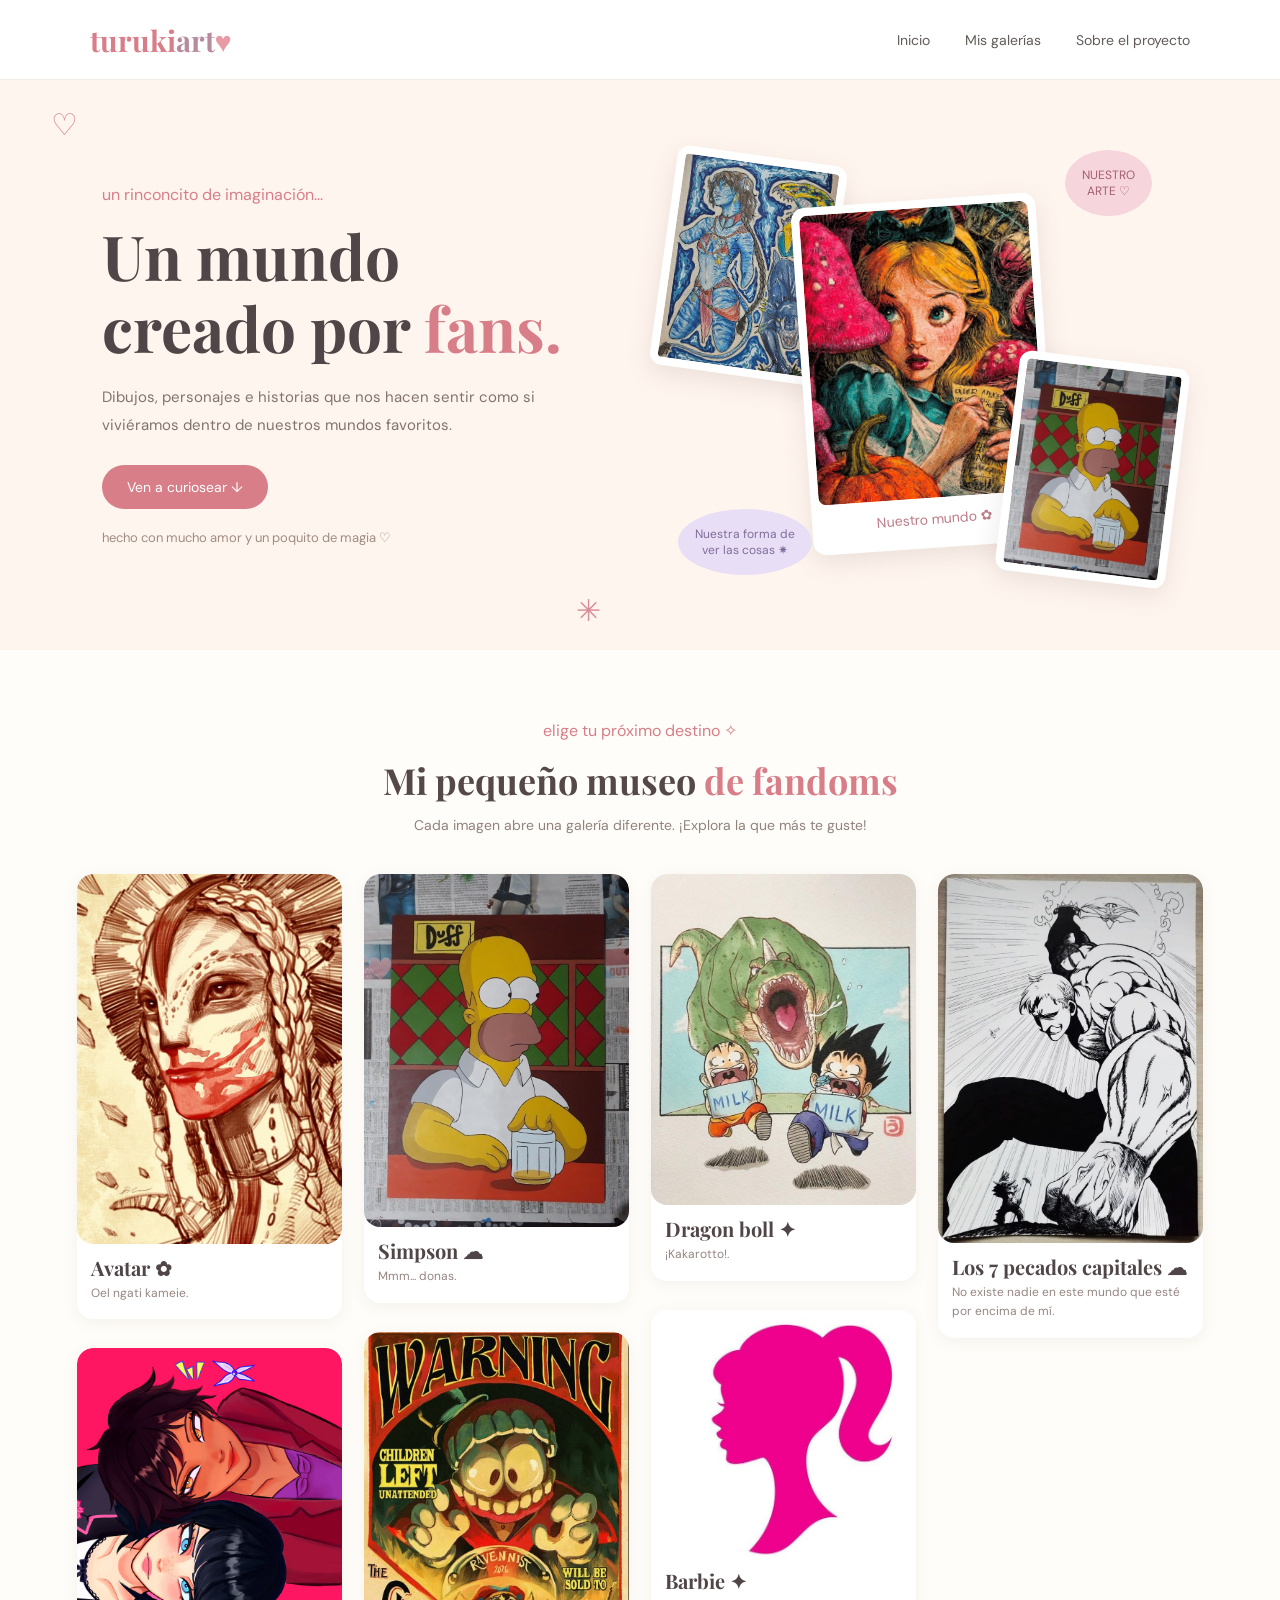
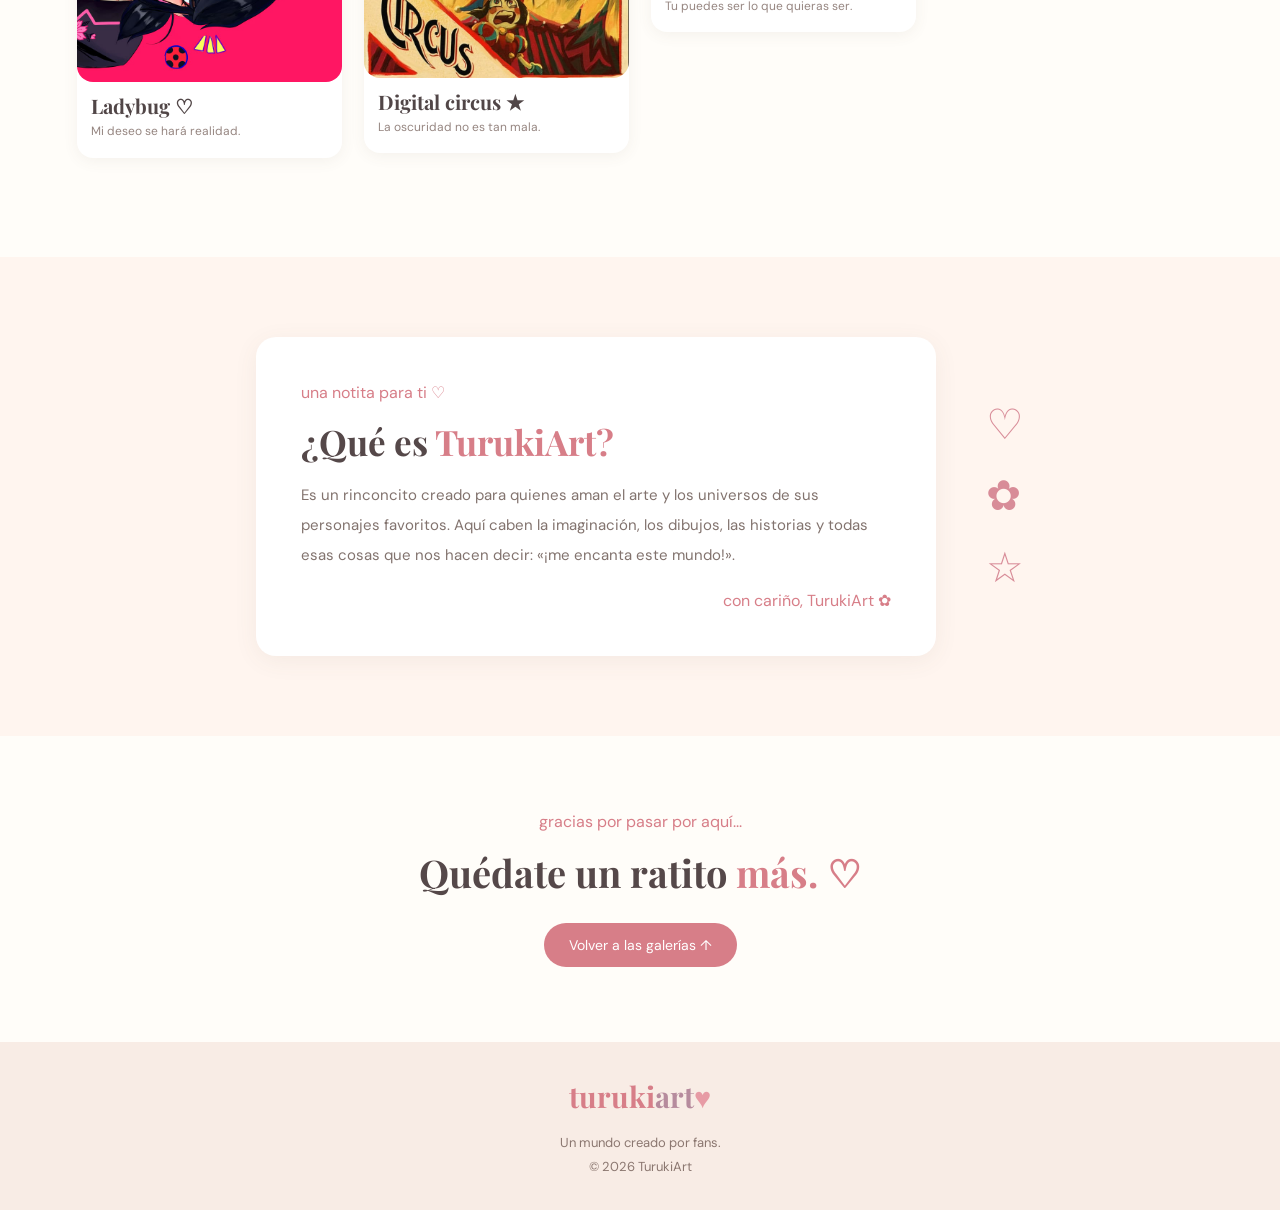
<file: trabajo final/index.html>
<!DOCTYPE html>
<html lang="es">
<head>
  <meta charset="UTF-8">
  <meta name="viewport" content="width=device-width, initial-scale=1.0">
  <title>TurukiArt — Un mundo creado por fans</title>
  <link rel="stylesheet" href="style.css">
</head>
<body>

<header class="site-header">
  <a href="index.html" class="logo">turuki<span>art</span><b>♥</b></a>
  <nav>
    <a href="#inicio">Inicio</a>
    <a href="#galerias">Mis galerías</a>
    <a href="#sobre">Sobre el proyecto</a>
  </nav>
</header>

<main>
  <section class="cover" id="inicio">
    <span class="doodle doodle-heart">♡</span>
    <span class="doodle doodle-star">✳</span>

    <div class="cover-text">
      <p class="handwritten">un rinconcito de imaginación...</p>
      <h1>Un mundo<br>creado por <span>fans.</span></h1>
      <p class="intro">
        Dibujos, personajes e historias que nos hacen sentir
        como si viviéramos dentro de nuestros mundos favoritos.
      </p>
      <a href="#galerias" class="paper-button">Ven a curiosear ↓</a>
      <p class="little-note">hecho con mucho amor y un poquito de magia ♡</p>
    </div>

    <div class="cover-collage">
      <div class="tape"></div>
      <figure class="polaroid cover-photo">
        <img src="img/imagen principal.jpg" alt="Algo de lady bug">
        <figcaption>Nuestro mundo ✿</figcaption>
      </figure>
      <div class="sticker sticker-pink">NUESTRO<br>ARTE ♡</div>
      <div class="sticker sticker-lilac">Nuestra forma de<br> ver las cosas ✷</div>
      <span class="scribble">〰</span>
    </div>
  </section>

  <section class="gallery-section" id="galerias">
    <div class="section-heading">
      <p class="handwritten">elige tu próximo destino ✧</p>
      <h2>Mi pequeño museo <span>de fandoms</span></h2>
      <p>Cada imagen abre una galería diferente. ¡Explora la que más te guste!</p>
    </div>

    <div class="scrapbook-grid">
      <a class="scrap-card rotate-left" href="avatar.html">
        <img src="img/avatar6.jpg">
        <span class="scrap-title">Avatar ✿</span>
         <span class="scrap-subtitle">Oel ngati kameie.</span> 

      <a class="scrap-card rotate-right" href="lady.html">
        <img src="img/lady1.jpg" alt="Ilustración de estilo anime">
        <span class="scrap-title">Ladybug ♡</span>
         <span class="scrap-subtitle">Mi deseo se hará realidad.</span> 

      <a class="scrap-card rotate-right" href="simpson.html">
        <img src="img/simpson1.jpg" alt="Sala de cine">
        <span class="scrap-title">Simpson ☁</span>
         <span class="scrap-subtitle">Mmm... donas.</span> 

      <a class="scrap-card rotate-left" href="Digital.html">
        <img src="img/digital3.jpg" alt="Cine y películas">
        <span class="scrap-title">Digital circus ★</span>
         <span class="scrap-subtitle">La oscuridad no es tan mala.</span> 

      <a class="scrap-card rotate-left" href="dragon.html">
        <img src="img/dragon1.jpg">
        <span class="scrap-title">Dragon boll ✦</span>
        <span class="scrap-subtitle">¡Kakarotto!.</span> 

      <a class="scrap-card rotate-left" href="barbie.html">
        <img src="img/barbie1.jpg">
        <span class="scrap-title">Barbie ✦</span>
        <span class="scrap-subtitle">Tu puedes ser lo que quieras ser.</span>

        <a class="scrap-card rotate-left" href="capitales.html">
        <img src="img/capitales1.jpg">
        <span class="scrap-title">Los 7 pecados capitales ☁</span>
        <span class="scrap-subtitle">No existe nadie en este mundo que esté por encima de mí.</span>
      </a>
    </div>
  </section>

  <section class="about-section" id="sobre">
    <div class="about-paper">
      <span class="tape tape-about"></span>
      <p class="handwritten">una notita para ti ♡</p>
      <h2>¿Qué es <span>TurukiArt?</span></h2>
      <p>
        Es un rinconcito creado para quienes aman el arte y los universos
        de sus personajes favoritos. Aquí caben la imaginación, los dibujos,
        las historias y todas esas cosas que nos hacen decir:
        «¡me encanta este mundo!».
      </p>
      <p class="signature">con cariño, TurukiArt ✿</p>
    </div>
    <div class="about-doodle" aria-hidden="true">♡<br>✿<br>☆</div>
  </section>

  <section class="end-note">
    <p class="handwritten">gracias por pasar por aquí...</p>
    <h2>Quédate un ratito <span>más. ♡</span></h2>
    <a href="#galerias" class="paper-button">Volver a las galerías ↑</a>
  </section>
</main>

<footer class="site-footer">
  <a href="index.html" class="logo">turuki<span>art</span><b>♥</b></a>
  <p>Un mundo creado por fans.</p>
  <p>© 2026 TurukiArt</p>
</footer>

</body>
</html>
</file>
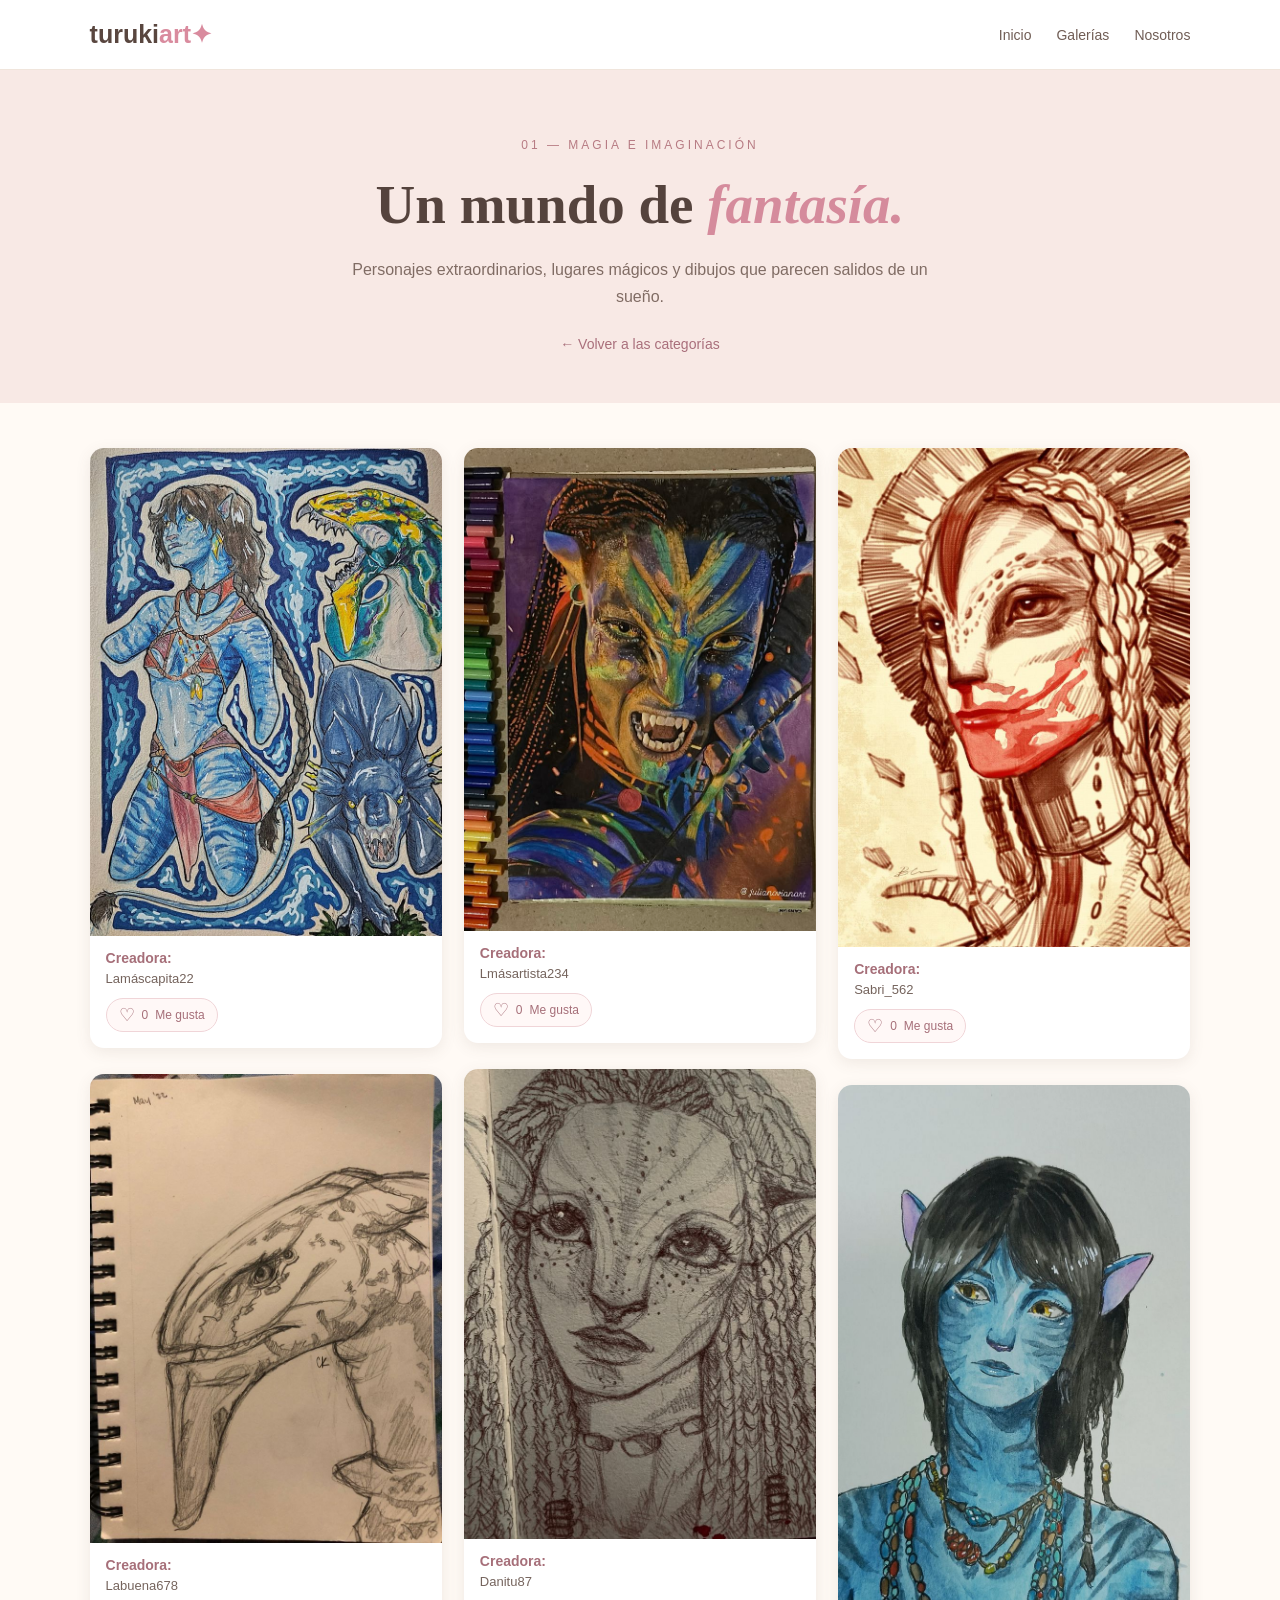
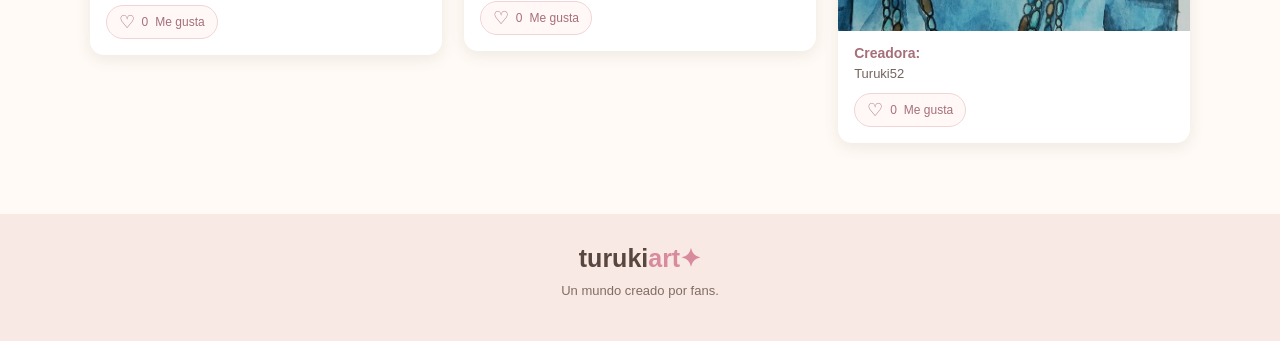
<file: trabajo final/avatar.html>
<!DOCTYPE html>
<html lang="es">
<head>
    <meta charset="UTF-8">
    <meta name="viewport" content="width=device-width, initial-scale=1.0">
    <title>Avatar | TurukiArt</title>
    <link rel="stylesheet" href="styli.css">
</head>

<body>

<header class="navbar">
    <a href="index.html" class="logo">turuki<span>art✦</span></a>

    <nav>
        <a href="index.html">Inicio</a>
        <a href="index.html#galerias">Galerías</a>
        <a href="index.html#sobre">Nosotros</a>
    </nav>
</header>

<main>

    <section class="gallery-hero">
        <span class="tag">01 — MAGIA E IMAGINACIÓN</span>
        <h1>Un mundo de <span>fantasía.</span></h1>
        <p>Personajes extraordinarios, lugares mágicos y dibujos que parecen salidos de un sueño.</p>
        <a class="back-link" href="index.html#galerias">← Volver a las categorías</a>
    </section>

    <section class="section">

        <div class="gallery-grid">

            <article class="art-item">
                <img src="img/avatar1.jpg" alt="Dibujo de Avatar">
                <div class="art-caption">
                    <h2>Creadora:</h2>
                    <p>Lamáscapita22</p>
                    <button class="like-button" type="button" aria-pressed="false">
                        <span class="heart">♡</span>
                        <span class="like-count">0</span>
                        <span>Me gusta</span>
                    </button>
                </div>
            </article>

            <article class="art-item">
                <img src="img/avatar2.jpg" alt="Dibujo de Avatar">
                <div class="art-caption">
                    <h2>Creadora:</h2>
                    <p>Labuena678</p>
                    <button class="like-button" type="button" aria-pressed="false">
                        <span class="heart">♡</span>
                        <span class="like-count">0</span>
                        <span>Me gusta</span>
                    </button>
                </div>
            </article>

            <article class="art-item">
                <img src="img/avatar4.jpg" alt="Dibujo de Avatar">
                <div class="art-caption">
                    <h2>Creadora:</h2>
                    <p>Lmásartista234</p>
                    <button class="like-button" type="button" aria-pressed="false">
                        <span class="heart">♡</span>
                        <span class="like-count">0</span>
                        <span>Me gusta</span>
                    </button>
                </div>
            </article>

            <article class="art-item">
                <img src="img/avatar3.jpg" alt="Dibujo de Avatar">
                <div class="art-caption">
                    <h2>Creadora:</h2>
                    <p>Danitu87</p>
                    <button class="like-button" type="button" aria-pressed="false">
                        <span class="heart">♡</span>
                        <span class="like-count">0</span>
                        <span>Me gusta</span>
                    </button>
                </div>
            </article>

            <article class="art-item">
                <img src="img/avatar6.jpg" alt="Dibujo de Avatar">
                <div class="art-caption">
                    <h2>Creadora:</h2>
                    <p>Sabri_562</p>
                    <button class="like-button" type="button" aria-pressed="false">
                        <span class="heart">♡</span>
                        <span class="like-count">0</span>
                        <span>Me gusta</span>
                    </button>
                </div>
            </article>

            <article class="art-item">
                <img src="img/avatar5.jpg" alt="Dibujo de Avatar">
                <div class="art-caption">
                    <h2>Creadora:</h2>
                    <p>Turuki52</p>
                    <button class="like-button" type="button" aria-pressed="false">
                        <span class="heart">♡</span>
                        <span class="like-count">0</span>
                        <span>Me gusta</span>
                    </button>
                </div>
            </article>

        </div>
    </section>

</main>

<footer>
    <a href="index.html" class="logo">turuki<span>art✦</span></a>
    <p>Un mundo creado por fans.</p>
</footer>

<script>
    document.querySelectorAll(".like-button").forEach(function(button) {
        button.addEventListener("click", function() {
            const liked = button.getAttribute("aria-pressed") === "true";
            const heart = button.querySelector(".heart");
            const count = button.querySelector(".like-count");

            button.setAttribute("aria-pressed", !liked);
            heart.textContent = liked ? "♡" : "♥";
            count.textContent = liked ? "0" : "1";
            button.classList.toggle("liked", !liked);
        });
    });
</script>

</body>
</html>
</file>
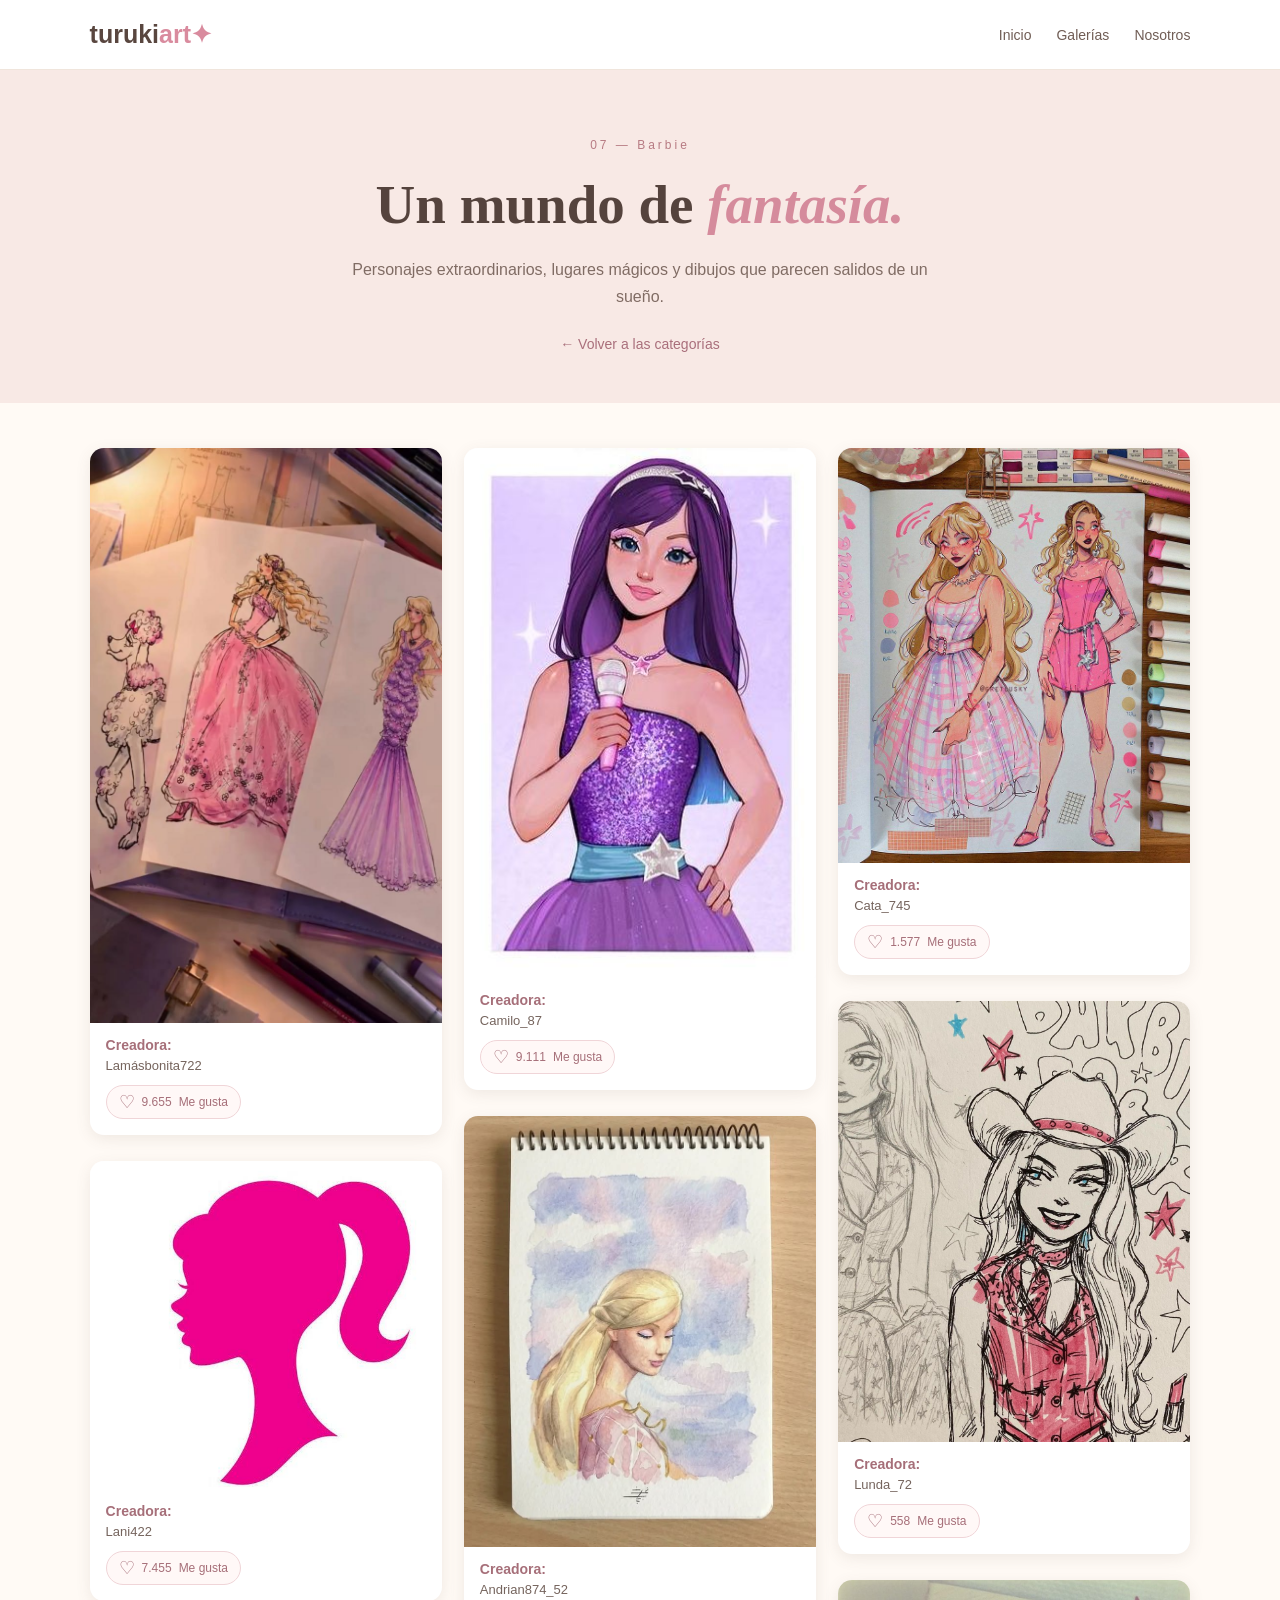
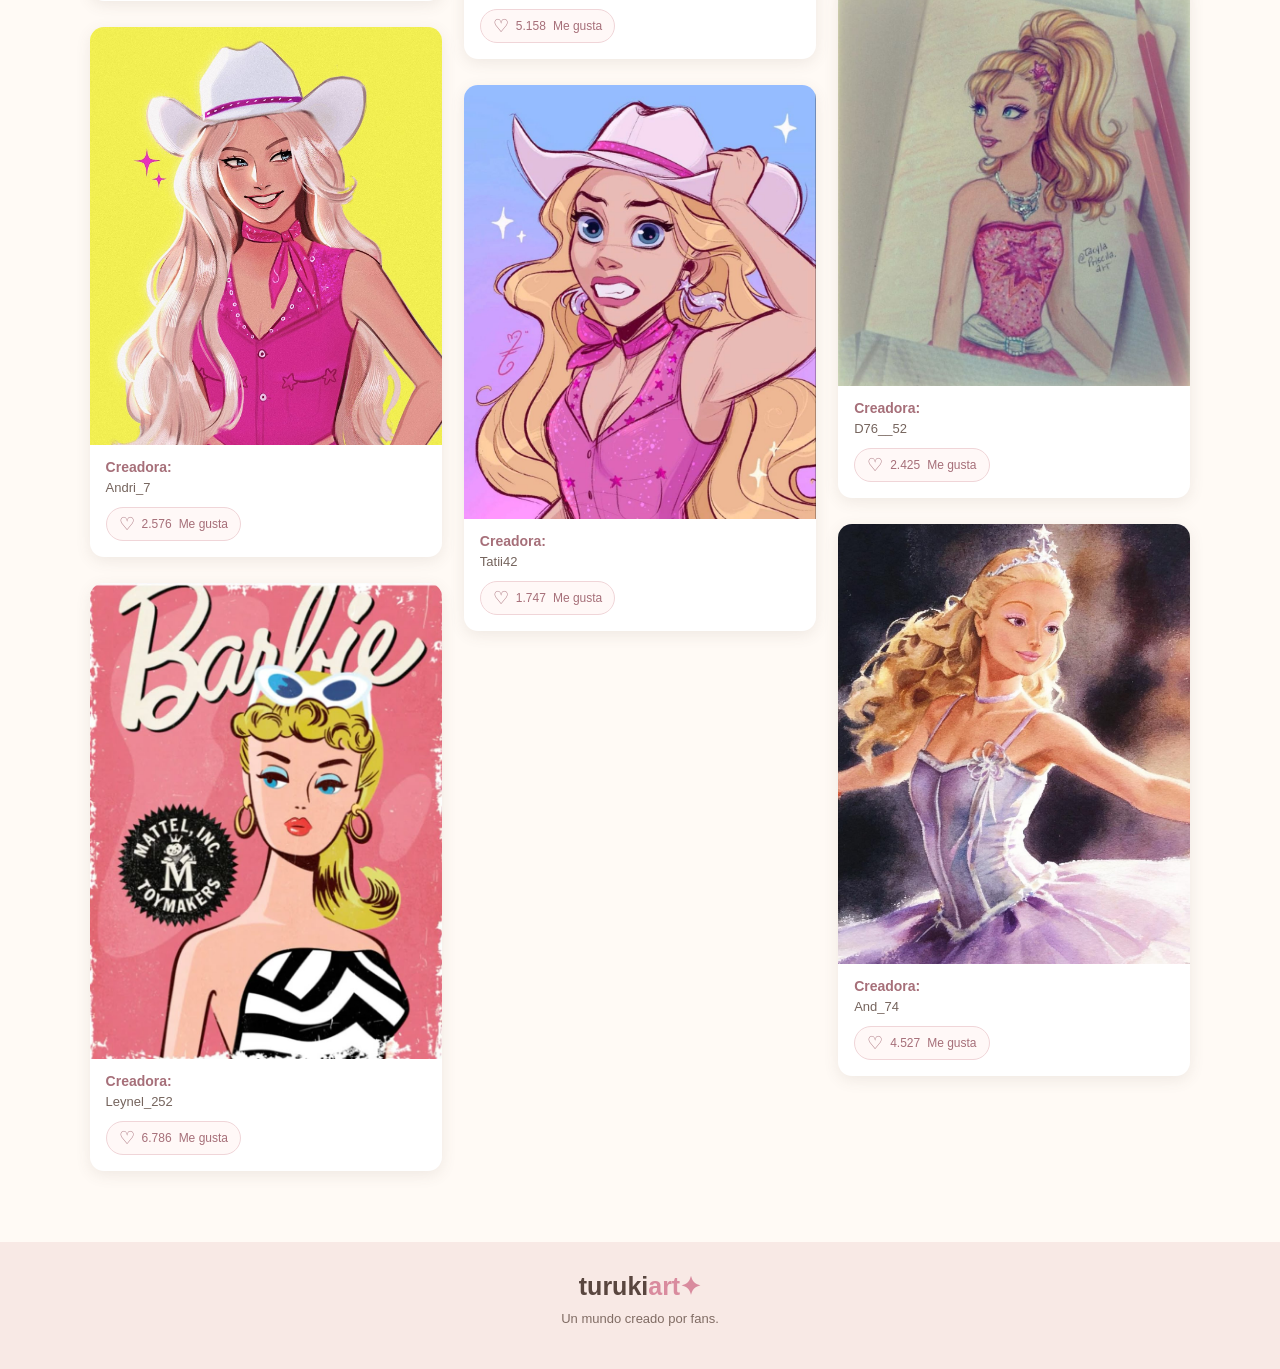
<file: trabajo final/barbie.html>
<!DOCTYPE html>
<html lang="es">
<head>
    <meta charset="UTF-8">
    <meta name="viewport" content="width=device-width, initial-scale=1.0">
    <title>Barbie | TurukiArt</title>
    <link rel="stylesheet" href="styli.css">
</head>

<body>

<header class="navbar">
    <a href="index.html" class="logo">turuki<span>art✦</span></a>

    <nav>
        <a href="index.html">Inicio</a>
        <a href="index.html#galerias">Galerías</a>
        <a href="index.html#sobre">Nosotros</a>
    </nav>
</header>

<main>

    <section class="gallery-hero">
        <span class="tag">07 — Barbie</span>
        <h1>Un mundo de <span>fantasía.</span></h1>
        <p>Personajes extraordinarios, lugares mágicos y dibujos que parecen salidos de un sueño.</p>
        <a class="back-link" href="index.html#galerias">← Volver a las categorías</a>
    </section>

    <section class="section">

        <div class="gallery-grid">

          <article class="art-item">
                <img src="img/barbie.jpg" alt="Dibujo de digital circus">
                <div class="art-caption">
                    <h2>Creadora:</h2>
                    <p>Lamásbonita722</p>
                    <button class="like-button" type="button" aria-pressed="false">
                        <span class="heart">♡</span>
                        <span class="like-count">9.655</span>
                        <span>Me gusta</span>
                    </button>
                </div>
            </article>

            <article class="art-item">
                <img src="img/barbie1.jpg" alt="Dibujo de digital circus">
                <div class="art-caption">
                    <h2>Creadora:</h2>
                    <p>Lani422</p>
                    <button class="like-button" type="button" aria-pressed="false">
                        <span class="heart">♡</span>
                        <span class="like-count">7.455</span>
                        <span>Me gusta</span>
                    </button>
                </div>
            </article>

            <article class="art-item">
                <img src="img/barbie2.jpg" alt="Dibujo de digital circus">
                <div class="art-caption">
                    <h2>Creadora:</h2>
                    <p>Andri_7</p>
                    <button class="like-button" type="button" aria-pressed="false">
                        <span class="heart">♡</span>
                        <span class="like-count">2.576</span>
                        <span>Me gusta</span>
                    </button>
                </div>
            </article>

            <article class="art-item">
                <img src="img/barbie4.jpg" alt="Dibujo de digital circus">
                <div class="art-caption">
                    <h2>Creadora:</h2>
                    <p>Leynel_252</p>
                    <button class="like-button" type="button" aria-pressed="false">
                        <span class="heart">♡</span>
                        <span class="like-count">6.786</span>
                        <span>Me gusta</span>
                    </button>
                </div>
            </article>

            <article class="art-item">
                <img src="img/barbie3.jpg" alt="Dibujo de digital circus">
                <div class="art-caption">
                    <h2>Creadora:</h2>
                    <p>Camilo_87</p>
                    <button class="like-button" type="button" aria-pressed="false">
                        <span class="heart">♡</span>
                        <span class="like-count">9.111</span>
                        <span>Me gusta</span>
                    </button>
                </div>
            </article>

            <article class="art-item">
                <img src="img/barbie6.jpg" alt="Dibujo de digital circus">
                <div class="art-caption">
                    <h2>Creadora:</h2>
                    <p>Andrian874_52</p>
                    <button class="like-button" type="button" aria-pressed="false">
                        <span class="heart">♡</span>
                        <span class="like-count">5.158</span>
                        <span>Me gusta</span>
                    </button>
                </div>
            </article>

            <article class="art-item">
                <img src="img/barbie5.jpg" alt="Dibujo de digital circus">
                <div class="art-caption">
                    <h2>Creadora:</h2>
                    <p>Tatii42</p>
                    <button class="like-button" type="button" aria-pressed="false">
                        <span class="heart">♡</span>
                        <span class="like-count">1.747</span>
                        <span>Me gusta</span>
                    </button>
                </div>
            </article>

            <article class="art-item">
                <img src="img/barbie7.jpg" alt="Dibujo de digital circus">
                <div class="art-caption">
                    <h2>Creadora:</h2>
                    <p>Cata_745</p>
                    <button class="like-button" type="button" aria-pressed="false">
                        <span class="heart">♡</span>
                        <span class="like-count">1.577</span>
                        <span>Me gusta</span>
                    </button>
                </div>
            </article>

            <article class="art-item">
                <img src="img/barbie8.jpg" alt="Dibujo de digital circus">
                <div class="art-caption">
                    <h2>Creadora:</h2>
                    <p>Lunda_72</p>
                    <button class="like-button" type="button" aria-pressed="false">
                        <span class="heart">♡</span>
                        <span class="like-count">558</span>
                        <span>Me gusta</span>
                    </button>
                </div>
            </article>

            <article class="art-item">
                <img src="img/barbie9.jpg" alt="Dibujo de digital circus">
                <div class="art-caption">
                    <h2>Creadora:</h2>
                    <p>D76__52</p>
                    <button class="like-button" type="button" aria-pressed="false">
                        <span class="heart">♡</span>
                        <span class="like-count">2.425</span>
                        <span>Me gusta</span>
                    </button>
                </div>
            </article>

            <article class="art-item">
                <img src="img/barbie10.jpg" alt="Dibujo de digital circus">
                <div class="art-caption">
                    <h2>Creadora:</h2>
                    <p>And_74</p>
                    <button class="like-button" type="button" aria-pressed="false">
                        <span class="heart">♡</span>
                        <span class="like-count">4.527</span>
                        <span>Me gusta</span>
                    </button>
                </div>
            </article>

        </div>
    </section>

</main>

<footer>
    <a href="index.html" class="logo">turuki<span>art✦</span></a>
    <p>Un mundo creado por fans.</p>
</footer>

<script>
    document.querySelectorAll(".like-button").forEach(function(button) {
        button.addEventListener("click", function() {
            const liked = button.getAttribute("aria-pressed") === "true";
            const heart = button.querySelector(".heart");
            const count = button.querySelector(".like-count");

            button.setAttribute("aria-pressed", !liked);
            heart.textContent = liked ? "♡" : "♥";
            count.textContent = liked ? "456" : "457";
            button.classList.toggle("liked", !liked);
        });
    });
</script>

</body>
</html>
</file>
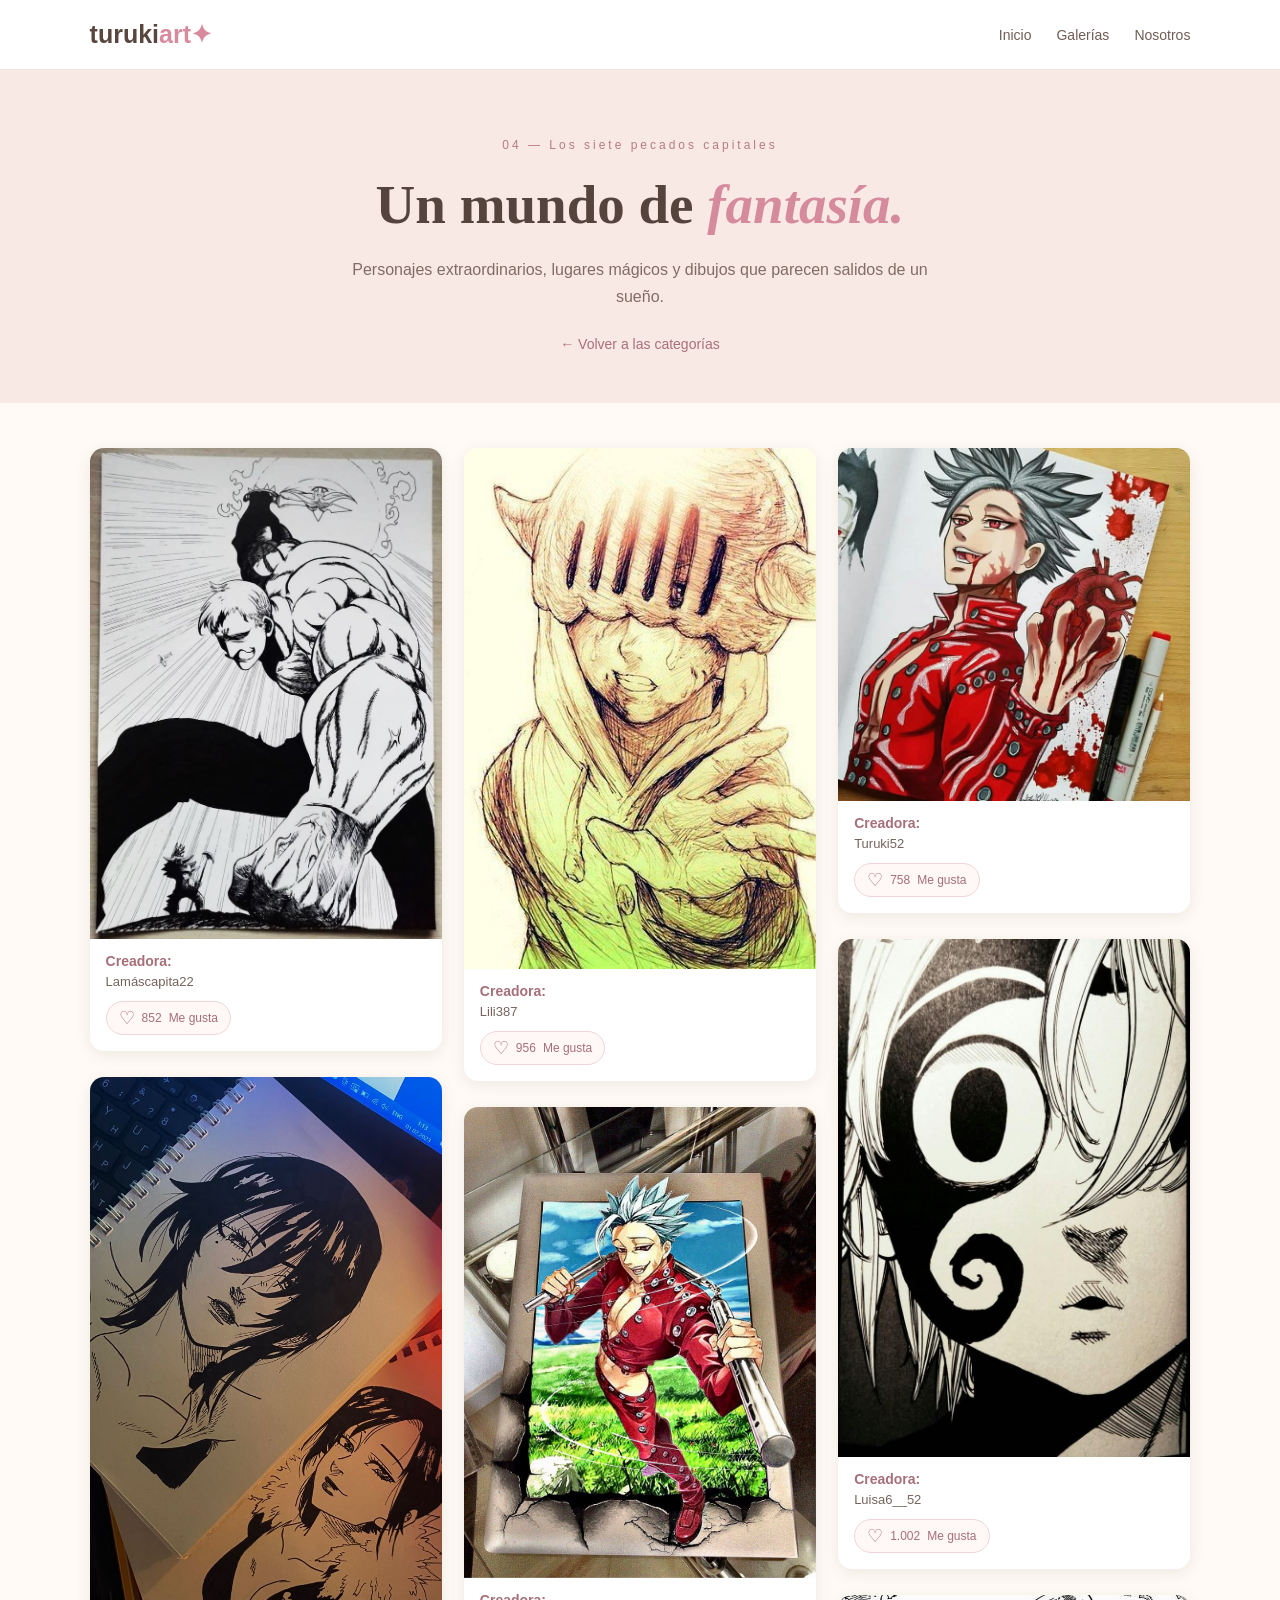
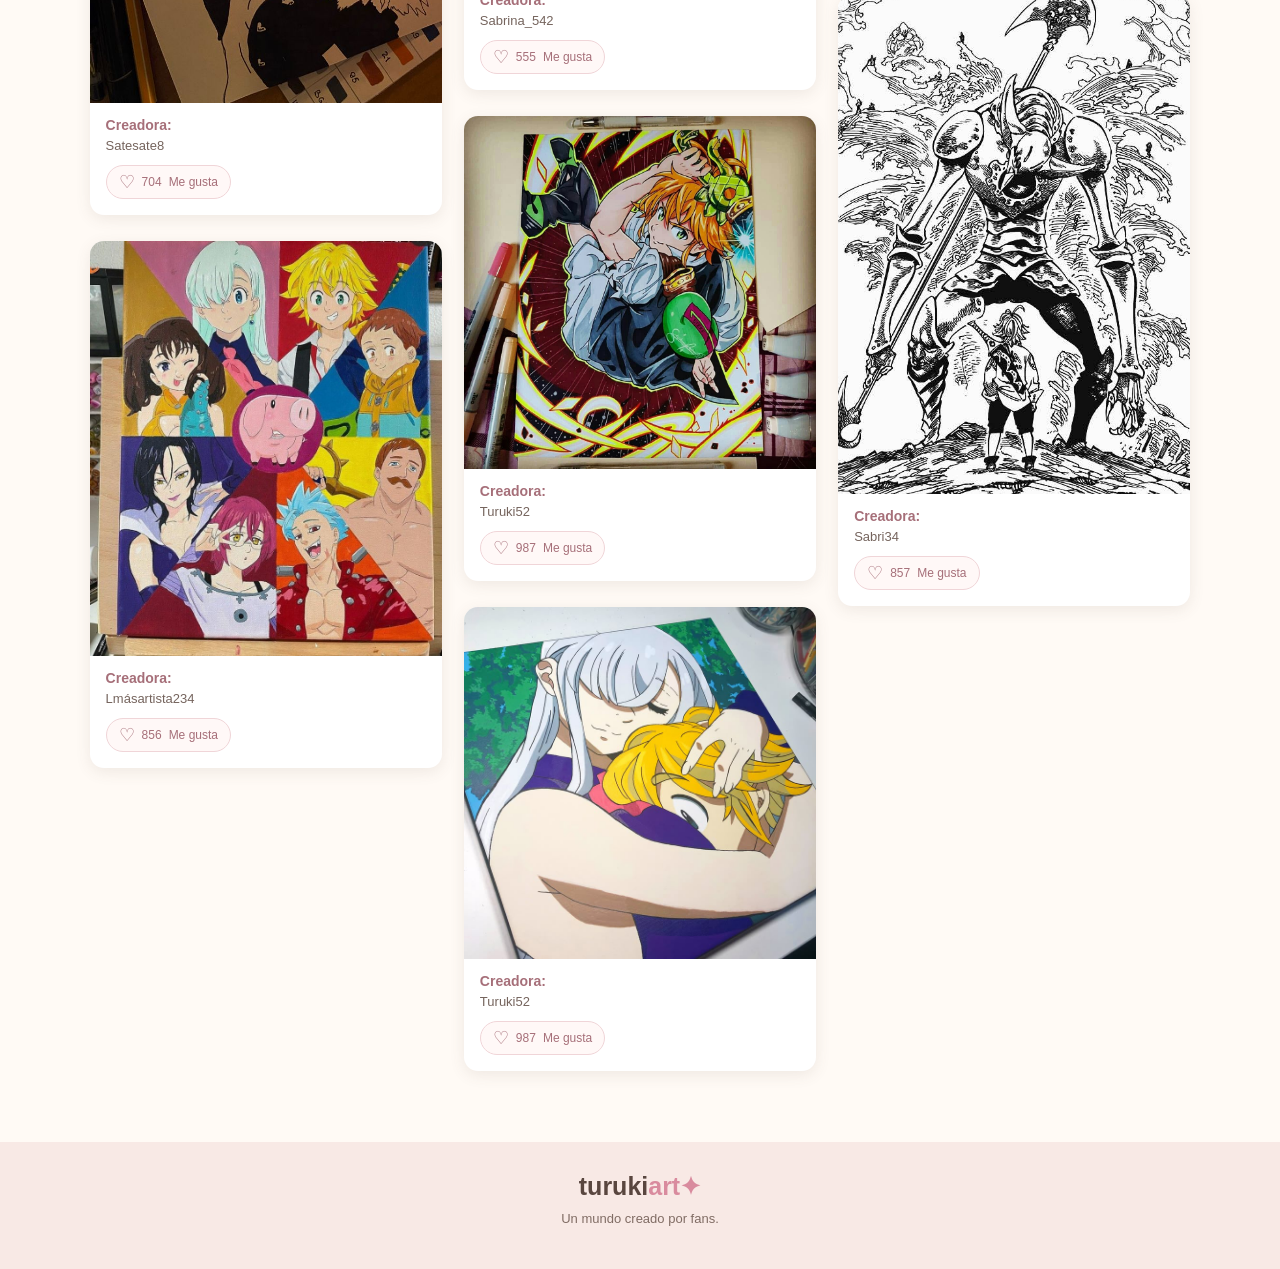
<file: trabajo final/capitales.html>
<!DOCTYPE html>
<html lang="es">
<head>
    <meta charset="UTF-8">
    <meta name="viewport" content="width=device-width, initial-scale=1.0">
    <title>Los siete pecados capitales | TurukiArt</title>
    <link rel="stylesheet" href="styli.css">
</head>

<body>

<header class="navbar">
    <a href="index.html" class="logo">turuki<span>art✦</span></a>

    <nav>
        <a href="index.html">Inicio</a>
        <a href="index.html#galerias">Galerías</a>
        <a href="index.html#sobre">Nosotros</a>
    </nav>
</header>

<main>

    <section class="gallery-hero">
        <span class="tag">04 — Los siete pecados capitales</span>
        <h1>Un mundo de <span>fantasía.</span></h1>
        <p>Personajes extraordinarios, lugares mágicos y dibujos que parecen salidos de un sueño.</p>
        <a class="back-link" href="index.html#galerias">← Volver a las categorías</a>
    </section>

    <section class="section">

        <div class="gallery-grid">

            <article class="art-item">
                <img src="img/capitales1.jpg" alt="Dibujo de los siete pecados capitales">
                <div class="art-caption">
                    <h2>Creadora:</h2>
                    <p>Lamáscapita22</p>
                    <button class="like-button" type="button" aria-pressed="false">
                        <span class="heart">♡</span>
                        <span class="like-count">852</span>
                        <span>Me gusta</span>
                    </button>
                </div>
            </article>

            <article class="art-item">
                <img src="img/capitales2.jpg" alt="Dibujo de los siete pecados capitales">
                <div class="art-caption">
                    <h2>Creadora:</h2>
                    <p>Satesate8</p>
                    <button class="like-button" type="button" aria-pressed="false">
                        <span class="heart">♡</span>
                        <span class="like-count">704</span>
                        <span>Me gusta</span>
                    </button>
                </div>
            </article>

            <article class="art-item">
                <img src="img/capitales4.jpg" alt="Dibujo de los siete pecados capitales">
                <div class="art-caption">
                    <h2>Creadora:</h2>
                    <p>Lmásartista234</p>
                    <button class="like-button" type="button" aria-pressed="false">
                        <span class="heart">♡</span>
                        <span class="like-count">856</span>
                        <span>Me gusta</span>
                    </button>
                </div>
            </article>

            <article class="art-item">
                <img src="img/capitales3.jpg" alt="Dibujo de los siete pecados capitales">
                <div class="art-caption">
                    <h2>Creadora:</h2>
                    <p>Lili387</p>
                    <button class="like-button" type="button" aria-pressed="false">
                        <span class="heart">♡</span>
                        <span class="like-count">956</span>
                        <span>Me gusta</span>
                    </button>
                </div>
            </article>

            <article class="art-item">
                <img src="img/capitales6.jpg" alt="Dibujo de los siete pecados capitales">
                <div class="art-caption">
                    <h2>Creadora:</h2>
                    <p>Sabrina_542</p>
                    <button class="like-button" type="button" aria-pressed="false">
                        <span class="heart">♡</span>
                        <span class="like-count">555</span>
                        <span>Me gusta</span>
                    </button>
                </div>
            </article>

            <article class="art-item">
                <img src="img/capitales5.jpg" alt="Dibujo de los siete pecados capitales">
                <div class="art-caption">
                    <h2>Creadora:</h2>
                    <p>Turuki52</p>
                    <button class="like-button" type="button" aria-pressed="false">
                        <span class="heart">♡</span>
                        <span class="like-count">987</span>
                        <span>Me gusta</span>
                    </button>
                </div>
            </article>

            <article class="art-item">
                <img src="img/capitales7.jpeg" alt="Dibujo de los siete pecados capitales">
                <div class="art-caption">
                    <h2>Creadora:</h2>
                    <p>Turuki52</p>
                    <button class="like-button" type="button" aria-pressed="false">
                        <span class="heart">♡</span>
                        <span class="like-count">987</span>
                        <span>Me gusta</span>
                    </button>
                </div>
            </article>

            <article class="art-item">
                <img src="img/capitales8.jpeg" alt="Dibujo de los siete pecados capitales">
                <div class="art-caption">
                    <h2>Creadora:</h2>
                    <p>Turuki52</p>
                    <button class="like-button" type="button" aria-pressed="false">
                        <span class="heart">♡</span>
                        <span class="like-count">758</span>
                        <span>Me gusta</span>
                    </button>
                </div>
            </article>

            <article class="art-item">
                <img src="img/capitales9.jpeg" alt="Dibujo de los siete pecados capitales">
                <div class="art-caption">
                    <h2>Creadora:</h2>
                    <p>Luisa6__52</p>
                    <button class="like-button" type="button" aria-pressed="false">
                        <span class="heart">♡</span>
                        <span class="like-count">1.002</span>
                        <span>Me gusta</span>
                    </button>
                </div>
            </article>

            <article class="art-item">
                <img src="img/capitales10.jpeg" alt="Dibujo de los siete pecados capitales">
                <div class="art-caption">
                    <h2>Creadora:</h2>
                    <p>Sabri34</p>
                    <button class="like-button" type="button" aria-pressed="false">
                        <span class="heart">♡</span>
                        <span class="like-count">857</span>
                        <span>Me gusta</span>
                    </button>
                </div>
            </article>

        </div>
    </section>

</main>

<footer>
    <a href="index.html" class="logo">turuki<span>art✦</span></a>
    <p>Un mundo creado por fans.</p>
</footer>

<script>
    document.querySelectorAll(".like-button").forEach(function(button) {
        button.addEventListener("click", function() {
            const liked = button.getAttribute("aria-pressed") === "true";
            const heart = button.querySelector(".heart");
            const count = button.querySelector(".like-count");

            button.setAttribute("aria-pressed", !liked);
            heart.textContent = liked ? "♡" : "♥";
            count.textContent = liked ? "0" : "1";
            button.classList.toggle("liked", !liked);
        });
    });
</script>

</body>
</html>
</file>
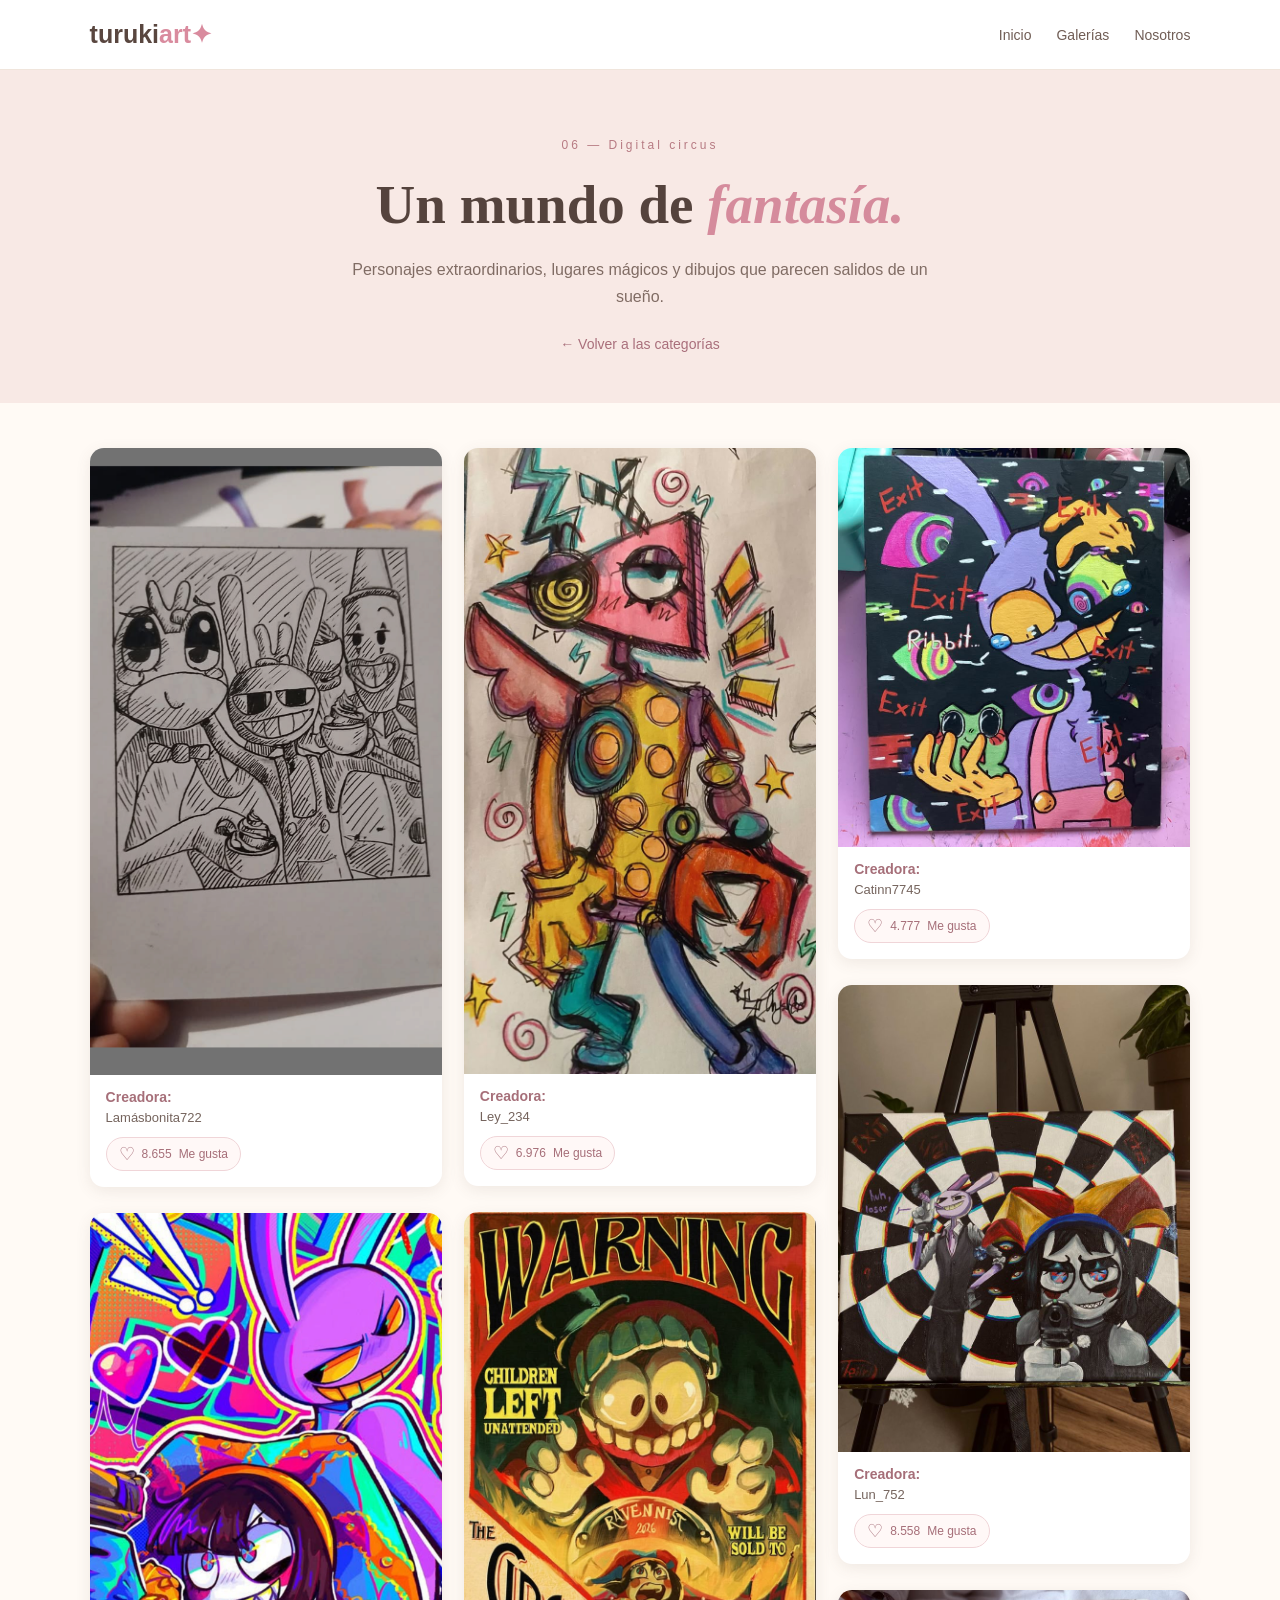
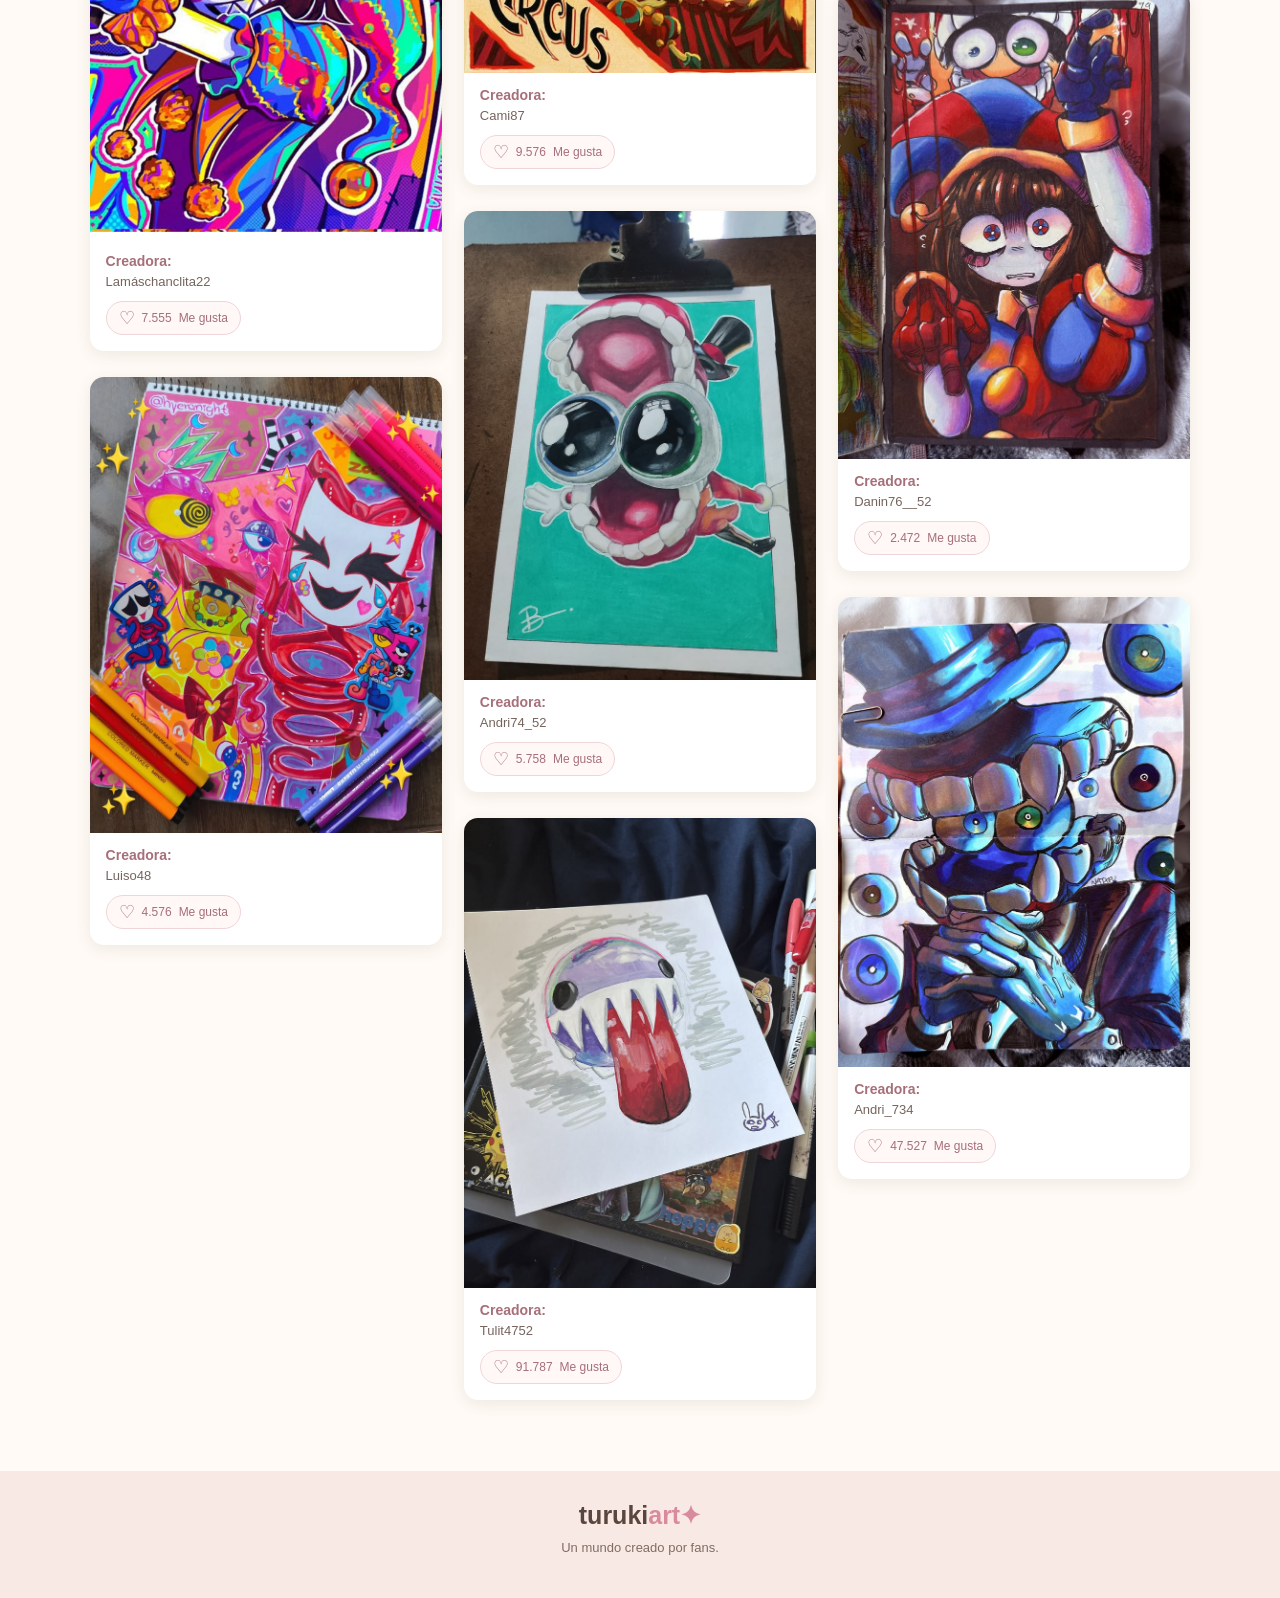
<file: trabajo final/Digital.html>
<!DOCTYPE html>
<html lang="es">
<head>
    <meta charset="UTF-8">
    <meta name="viewport" content="width=device-width, initial-scale=1.0">
    <title>Digital circus | TurukiArt</title>
    <link rel="stylesheet" href="styli.css">
</head>

<body>

<header class="navbar">
    <a href="index.html" class="logo">turuki<span>art✦</span></a>

    <nav>
        <a href="index.html">Inicio</a>
        <a href="index.html#galerias">Galerías</a>
        <a href="index.html#sobre">Nosotros</a>
    </nav>
</header>

<main>

    <section class="gallery-hero">
        <span class="tag">06 — Digital circus</span>
        <h1>Un mundo de <span>fantasía.</span></h1>
        <p>Personajes extraordinarios, lugares mágicos y dibujos que parecen salidos de un sueño.</p>
        <a class="back-link" href="index.html#galerias">← Volver a las categorías</a>
    </section>

    <section class="section">

        <div class="gallery-grid">

          <article class="art-item">
                <img src="img/digital.png" alt="Dibujo de digital circus">
                <div class="art-caption">
                    <h2>Creadora:</h2>
                    <p>Lamásbonita722</p>
                    <button class="like-button" type="button" aria-pressed="false">
                        <span class="heart">♡</span>
                        <span class="like-count">8.655</span>
                        <span>Me gusta</span>
                    </button>
                </div>
            </article>

            <article class="art-item">
                <img src="img/digital1.png" alt="Dibujo de digital circus">
                <div class="art-caption">
                    <h2>Creadora:</h2>
                    <p>Lamáschanclita22</p>
                    <button class="like-button" type="button" aria-pressed="false">
                        <span class="heart">♡</span>
                        <span class="like-count">7.555</span>
                        <span>Me gusta</span>
                    </button>
                </div>
            </article>

            <article class="art-item">
                <img src="img/digital2.jpg" alt="Dibujo de digital circus">
                <div class="art-caption">
                    <h2>Creadora:</h2>
                    <p>Luiso48</p>
                    <button class="like-button" type="button" aria-pressed="false">
                        <span class="heart">♡</span>
                        <span class="like-count">4.576</span>
                        <span>Me gusta</span>
                    </button>
                </div>
            </article>

            <article class="art-item">
                <img src="img/digital4.jpg" alt="Dibujo de digital circus">
                <div class="art-caption">
                    <h2>Creadora:</h2>
                    <p>Ley_234</p>
                    <button class="like-button" type="button" aria-pressed="false">
                        <span class="heart">♡</span>
                        <span class="like-count">6.976</span>
                        <span>Me gusta</span>
                    </button>
                </div>
            </article>

            <article class="art-item">
                <img src="img/digital3.jpg" alt="Dibujo de digital circus">
                <div class="art-caption">
                    <h2>Creadora:</h2>
                    <p>Cami87</p>
                    <button class="like-button" type="button" aria-pressed="false">
                        <span class="heart">♡</span>
                        <span class="like-count">9.576</span>
                        <span>Me gusta</span>
                    </button>
                </div>
            </article>

            <article class="art-item">
                <img src="img/digital6.jpg" alt="Dibujo de digital circus">
                <div class="art-caption">
                    <h2>Creadora:</h2>
                    <p>Andri74_52</p>
                    <button class="like-button" type="button" aria-pressed="false">
                        <span class="heart">♡</span>
                        <span class="like-count">5.758</span>
                        <span>Me gusta</span>
                    </button>
                </div>
            </article>

            <article class="art-item">
                <img src="img/digital5.jpg" alt="Dibujo de digital circus">
                <div class="art-caption">
                    <h2>Creadora:</h2>
                    <p>Tulit4752</p>
                    <button class="like-button" type="button" aria-pressed="false">
                        <span class="heart">♡</span>
                        <span class="like-count">91.787</span>
                        <span>Me gusta</span>
                    </button>
                </div>
            </article>

            <article class="art-item">
                <img src="img/digital7.jpg" alt="Dibujo de digital circus">
                <div class="art-caption">
                    <h2>Creadora:</h2>
                    <p>Catinn7745</p>
                    <button class="like-button" type="button" aria-pressed="false">
                        <span class="heart">♡</span>
                        <span class="like-count">4.777</span>
                        <span>Me gusta</span>
                    </button>
                </div>
            </article>

            <article class="art-item">
                <img src="img/digital8.jpg" alt="Dibujo de digital circus">
                <div class="art-caption">
                    <h2>Creadora:</h2>
                    <p>Lun_752</p>
                    <button class="like-button" type="button" aria-pressed="false">
                        <span class="heart">♡</span>
                        <span class="like-count">8.558</span>
                        <span>Me gusta</span>
                    </button>
                </div>
            </article>

            <article class="art-item">
                <img src="img/digital9.jpg" alt="Dibujo de digital circus">
                <div class="art-caption">
                    <h2>Creadora:</h2>
                    <p>Danin76__52</p>
                    <button class="like-button" type="button" aria-pressed="false">
                        <span class="heart">♡</span>
                        <span class="like-count">2.472</span>
                        <span>Me gusta</span>
                    </button>
                </div>
            </article>

            <article class="art-item">
                <img src="img/digital10.jpg" alt="Dibujo de digital circus">
                <div class="art-caption">
                    <h2>Creadora:</h2>
                    <p>Andri_734</p>
                    <button class="like-button" type="button" aria-pressed="false">
                        <span class="heart">♡</span>
                        <span class="like-count">47.527</span>
                        <span>Me gusta</span>
                    </button>
                </div>
            </article>

        </div>
    </section>

</main>

<footer>
    <a href="index.html" class="logo">turuki<span>art✦</span></a>
    <p>Un mundo creado por fans.</p>
</footer>

<script>
    document.querySelectorAll(".like-button").forEach(function(button) {
        button.addEventListener("click", function() {
            const liked = button.getAttribute("aria-pressed") === "true";
            const heart = button.querySelector(".heart");
            const count = button.querySelector(".like-count");

            button.setAttribute("aria-pressed", !liked);
            heart.textContent = liked ? "♡" : "♥";
            count.textContent = liked ? "456" : "457";
            button.classList.toggle("liked", !liked);
        });
    });
</script>

</body>
</html>
</file>
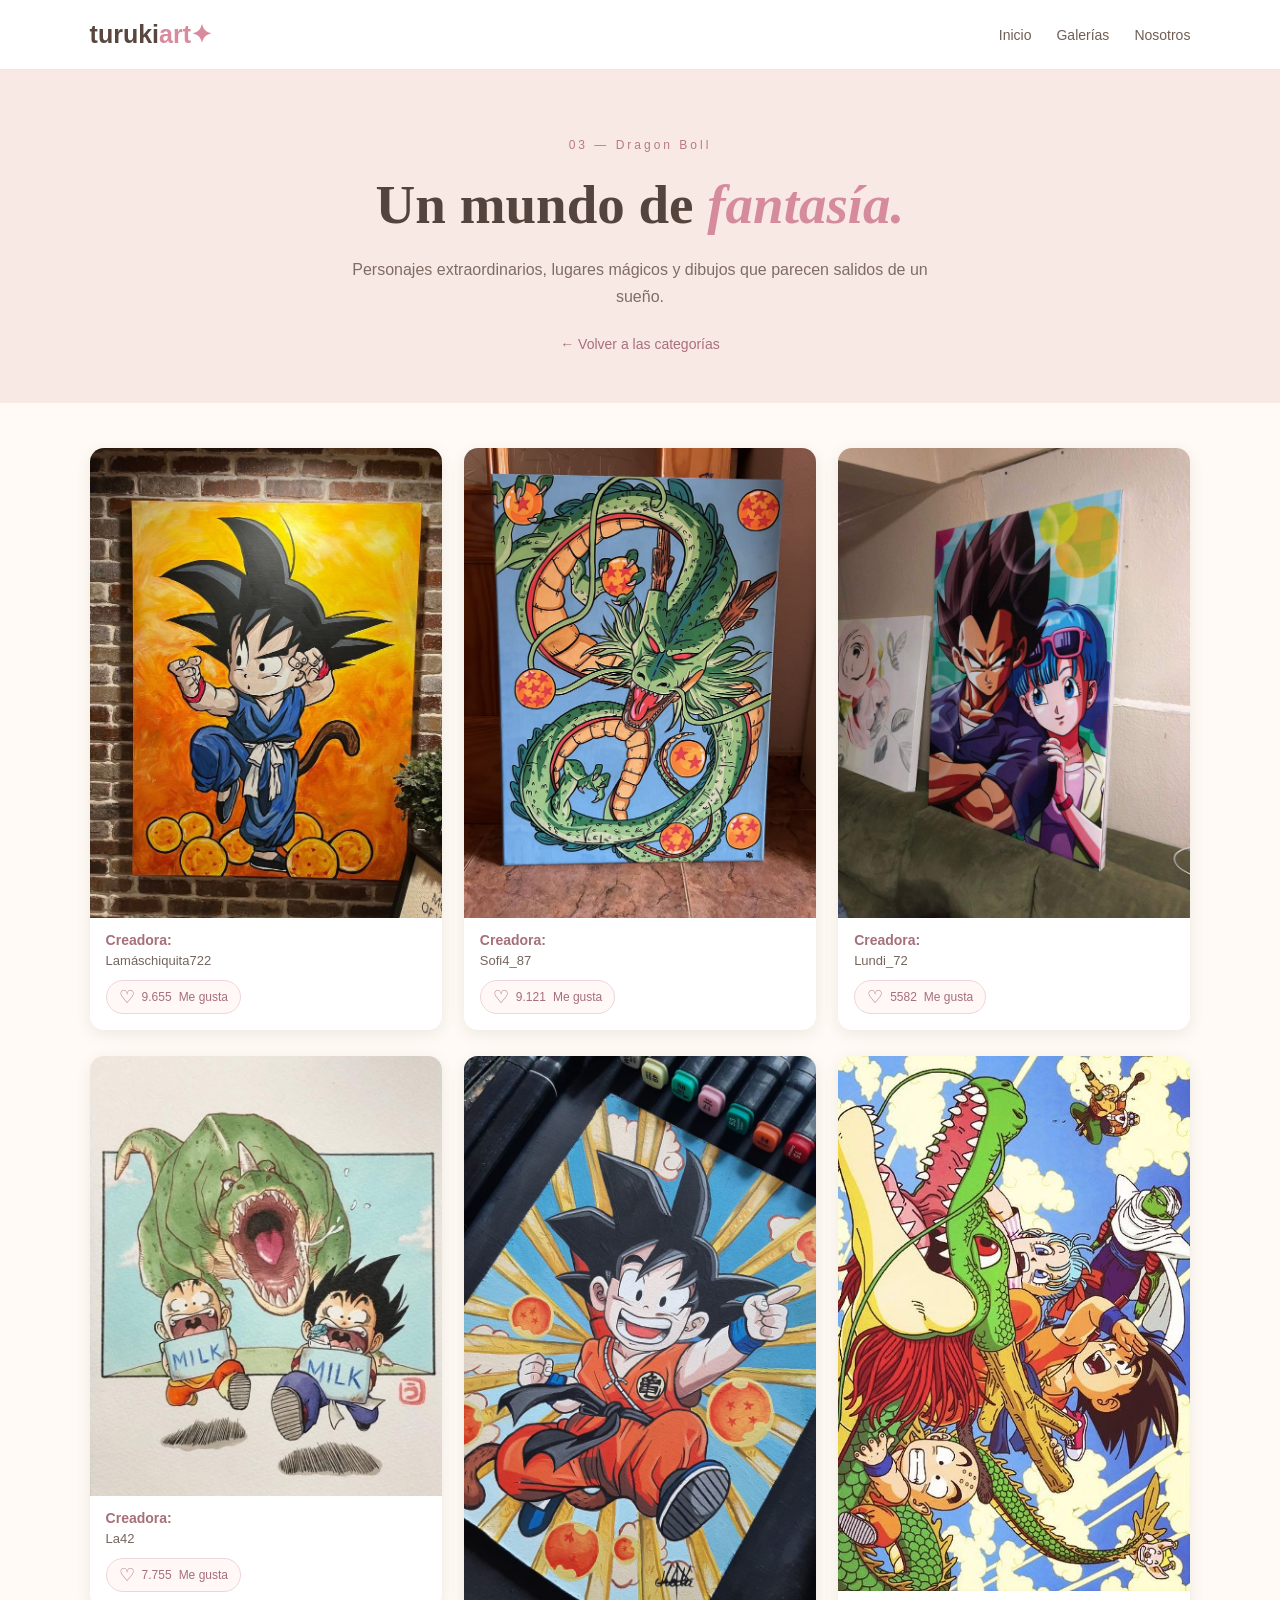
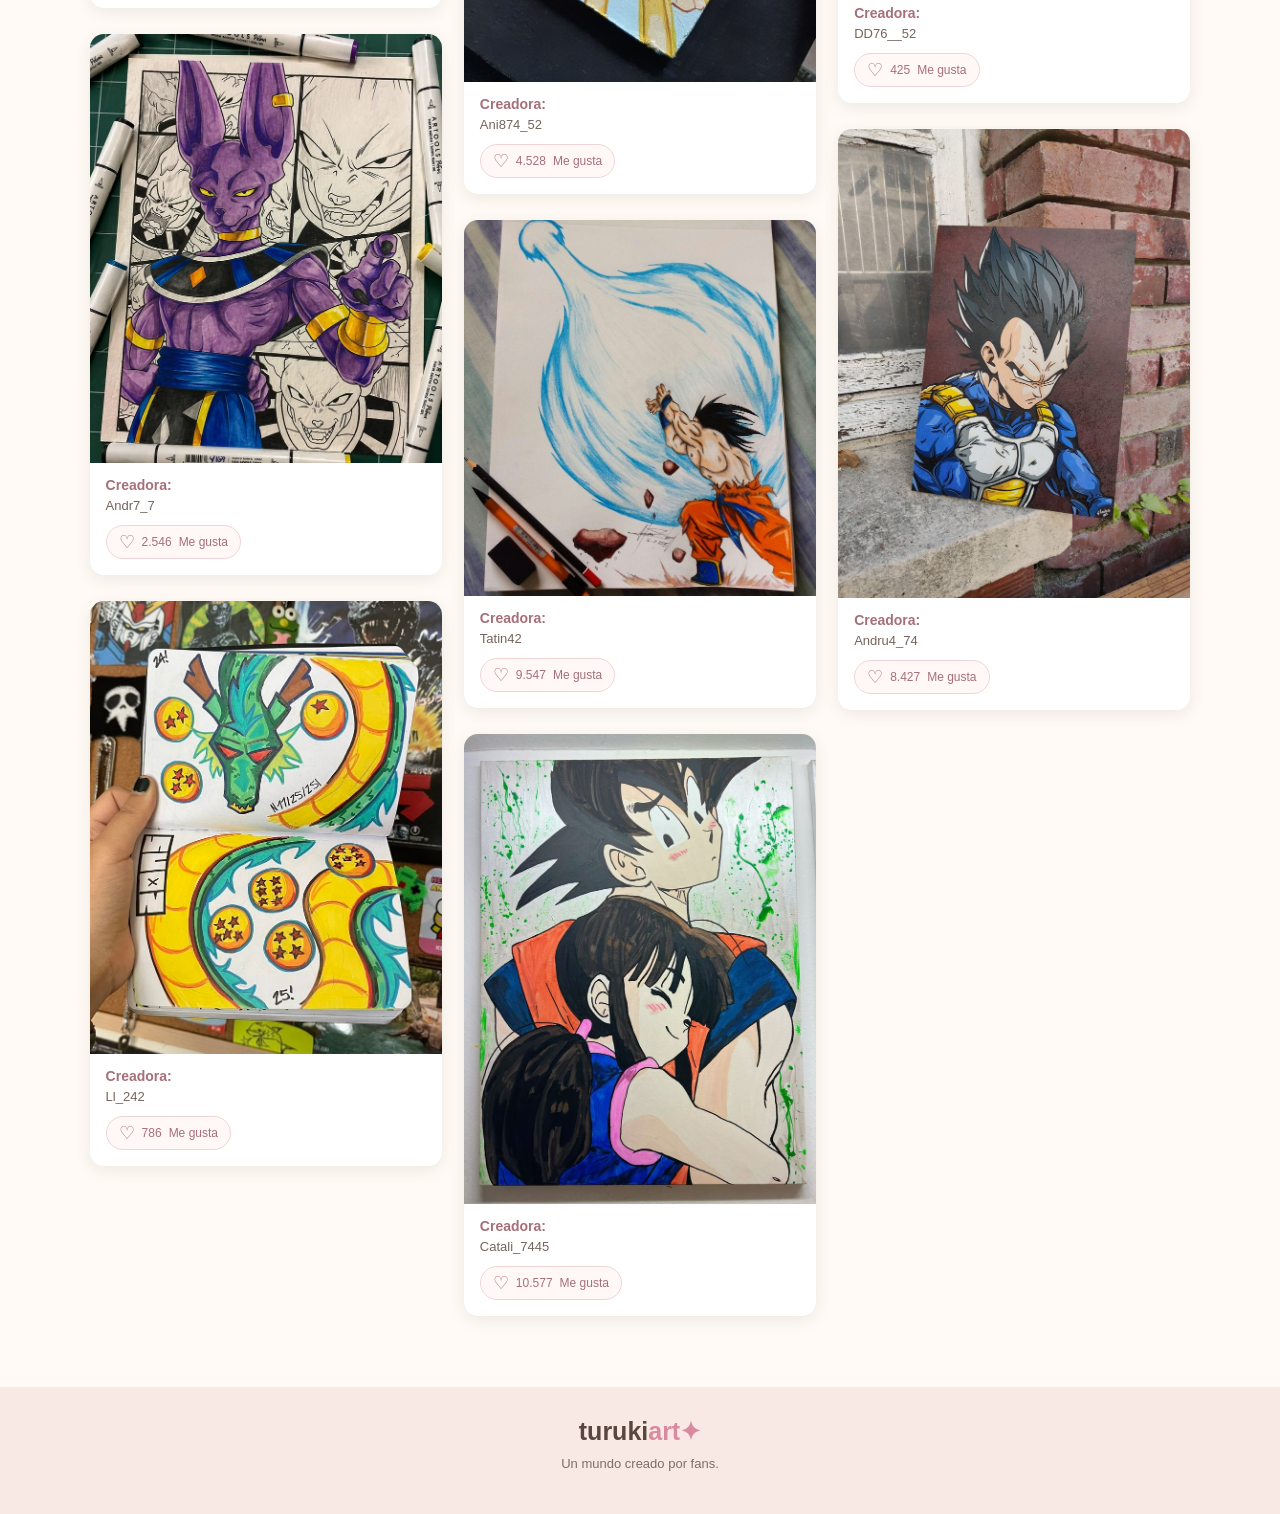
<file: trabajo final/dragon.html>
<!DOCTYPE html>
<html lang="es">
<head>
    <meta charset="UTF-8">
    <meta name="viewport" content="width=device-width, initial-scale=1.0">
    <title>Dragon Boll | TurukiArt</title>
    <link rel="stylesheet" href="styli.css">
</head>

<body>

<header class="navbar">
    <a href="index.html" class="logo">turuki<span>art✦</span></a>

    <nav>
        <a href="index.html">Inicio</a>
        <a href="index.html#galerias">Galerías</a>
        <a href="index.html#sobre">Nosotros</a>
    </nav>
</header>

<main>

    <section class="gallery-hero">
        <span class="tag">03 — Dragon Boll</span>
        <h1>Un mundo de <span>fantasía.</span></h1>
        <p>Personajes extraordinarios, lugares mágicos y dibujos que parecen salidos de un sueño.</p>
        <a class="back-link" href="index.html#galerias">← Volver a las categorías</a>
    </section>

    <section class="section">

        <div class="gallery-grid">

          <article class="art-item">
                <img src="img/dragon.jpg" alt="Dibujo de dragon boll">
                <div class="art-caption">
                    <h2>Creadora:</h2>
                    <p>Lamáschiquita722</p>
                    <button class="like-button" type="button" aria-pressed="false">
                        <span class="heart">♡</span>
                        <span class="like-count">9.655</span>
                        <span>Me gusta</span>
                    </button>
                </div>
            </article>

            <article class="art-item">
                <img src="img/dragon1.jpg" alt="Dibujo de dragon boll">
                <div class="art-caption">
                    <h2>Creadora:</h2>
                    <p>La42</p>
                    <button class="like-button" type="button" aria-pressed="false">
                        <span class="heart">♡</span>
                        <span class="like-count">7.755</span>
                        <span>Me gusta</span>
                    </button>
                </div>
            </article>

            <article class="art-item">
                <img src="img/dragon2.jpg" alt="Dibujo de dragon boll">
                <div class="art-caption">
                    <h2>Creadora:</h2>
                    <p>Andr7_7</p>
                    <button class="like-button" type="button" aria-pressed="false">
                        <span class="heart">♡</span>
                        <span class="like-count">2.546</span>
                        <span>Me gusta</span>
                    </button>
                </div>
            </article>

            <article class="art-item">
                <img src="img/dragon4.jpg" alt="Dibujo de dragon boll">
                <div class="art-caption">
                    <h2>Creadora:</h2>
                    <p>Ll_242</p>
                    <button class="like-button" type="button" aria-pressed="false">
                        <span class="heart">♡</span>
                        <span class="like-count">786</span>
                        <span>Me gusta</span>
                    </button>
                </div>
            </article>

            <article class="art-item">
                <img src="img/dragon3.jpg" alt="Dibujo de dragon boll">
                <div class="art-caption">
                    <h2>Creadora:</h2>
                    <p>Sofi4_87</p>
                    <button class="like-button" type="button" aria-pressed="false">
                        <span class="heart">♡</span>
                        <span class="like-count">9.121</span>
                        <span>Me gusta</span>
                    </button>
                </div>
            </article>

            <article class="art-item">
                <img src="img/dragon6.jpg" alt="Dibujo de dragon boll">
                <div class="art-caption">
                    <h2>Creadora:</h2>
                    <p>Ani874_52</p>
                    <button class="like-button" type="button" aria-pressed="false">
                        <span class="heart">♡</span>
                        <span class="like-count">4.528</span>
                        <span>Me gusta</span>
                    </button>
                </div>
            </article>

            <article class="art-item">
                <img src="img/dragon5.jpg" alt="Dibujo de dragon boll">
                <div class="art-caption">
                    <h2>Creadora:</h2>
                    <p>Tatin42</p>
                    <button class="like-button" type="button" aria-pressed="false">
                        <span class="heart">♡</span>
                        <span class="like-count">9.547</span>
                        <span>Me gusta</span>
                    </button>
                </div>
            </article>

            <article class="art-item">
                <img src="img/dragon7.jpg" alt="Dibujo de dragon boll">
                <div class="art-caption">
                    <h2>Creadora:</h2>
                    <p>Catali_7445</p>
                    <button class="like-button" type="button" aria-pressed="false">
                        <span class="heart">♡</span>
                        <span class="like-count">10.577</span>
                        <span>Me gusta</span>
                    </button>
                </div>
            </article>

            <article class="art-item">
                <img src="img/dragon8.jpg" alt="Dibujo de dragon boll">
                <div class="art-caption">
                    <h2>Creadora:</h2>
                    <p>Lundi_72</p>
                    <button class="like-button" type="button" aria-pressed="false">
                        <span class="heart">♡</span>
                        <span class="like-count">5582</span>
                        <span>Me gusta</span>
                    </button>
                </div>
            </article>

            <article class="art-item">
                <img src="img/dragon9.jpg" alt="Dibujo de dragon boll">
                <div class="art-caption">
                    <h2>Creadora:</h2>
                    <p>DD76__52</p>
                    <button class="like-button" type="button" aria-pressed="false">
                        <span class="heart">♡</span>
                        <span class="like-count">425</span>
                        <span>Me gusta</span>
                    </button>
                </div>
            </article>

            <article class="art-item">
                <img src="img/dragon10.jpg" alt="Dibujo de dragon boll">
                <div class="art-caption">
                    <h2>Creadora:</h2>
                    <p>Andru4_74</p>
                    <button class="like-button" type="button" aria-pressed="false">
                        <span class="heart">♡</span>
                        <span class="like-count">8.427</span>
                        <span>Me gusta</span>
                    </button>
                </div>
            </article>

        </div>
    </section>

</main>

<footer>
    <a href="index.html" class="logo">turuki<span>art✦</span></a>
    <p>Un mundo creado por fans.</p>
</footer>

<script>
    document.querySelectorAll(".like-button").forEach(function(button) {
        button.addEventListener("click", function() {
            const liked = button.getAttribute("aria-pressed") === "true";
            const heart = button.querySelector(".heart");
            const count = button.querySelector(".like-count");

            button.setAttribute("aria-pressed", !liked);
            heart.textContent = liked ? "♡" : "♥";
            count.textContent = liked ? "456" : "457";
            button.classList.toggle("liked", !liked);
        });
    });
</script>

</body>
</html>
</file>
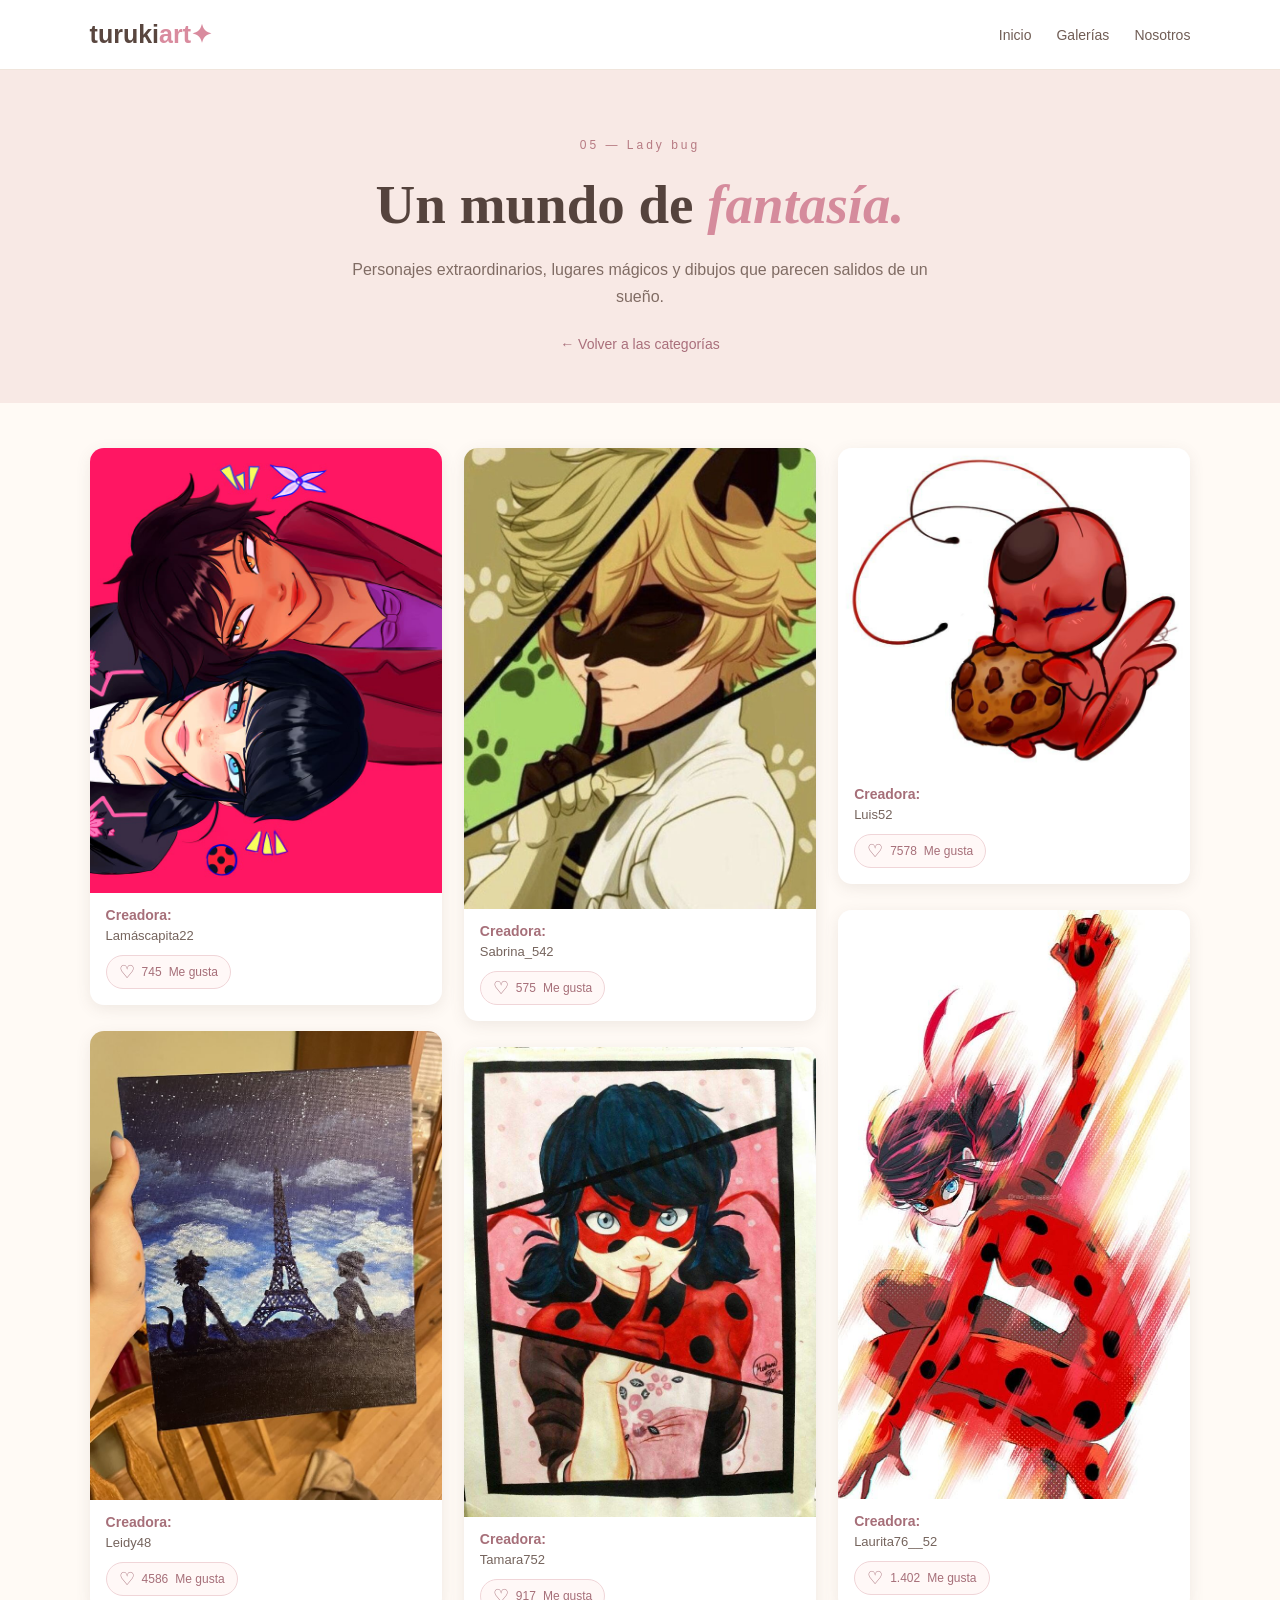
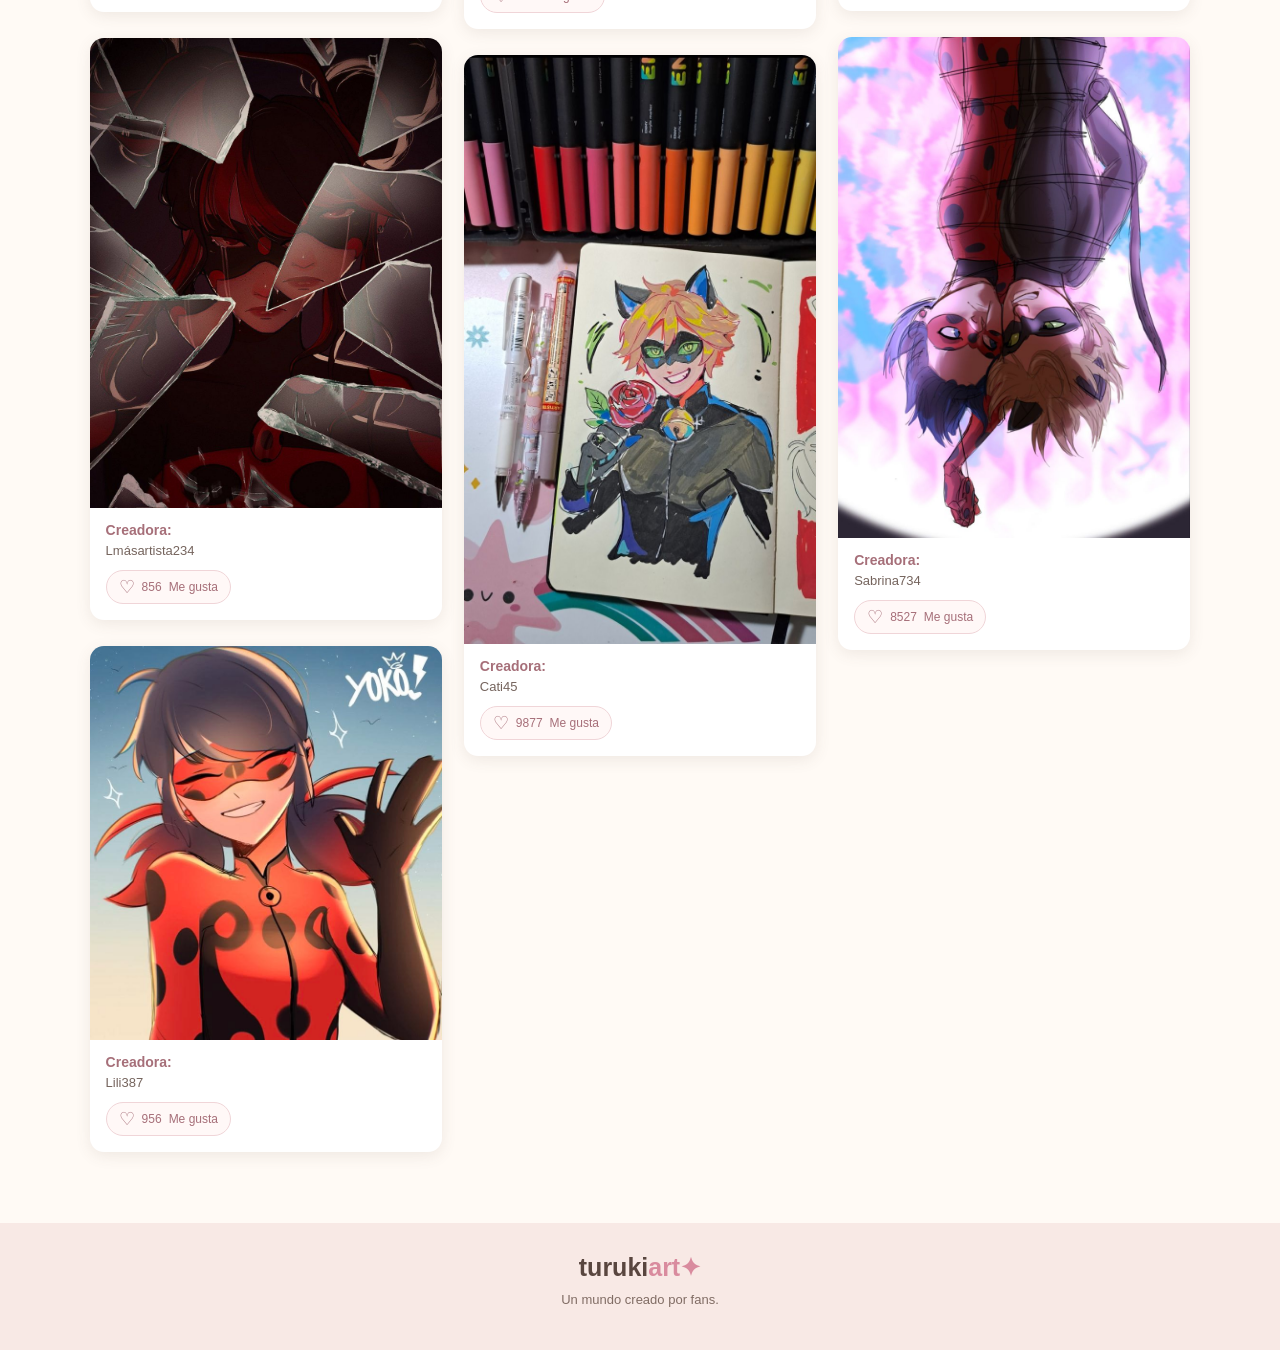
<file: trabajo final/lady.html>
<!DOCTYPE html>
<html lang="es">
<head>
    <meta charset="UTF-8">
    <meta name="viewport" content="width=device-width, initial-scale=1.0">
    <title>Los siete pecados capitales | TurukiArt</title>
    <link rel="stylesheet" href="styli.css">
</head>

<body>

<header class="navbar">
    <a href="index.html" class="logo">turuki<span>art✦</span></a>

    <nav>
        <a href="index.html">Inicio</a>
        <a href="index.html#galerias">Galerías</a>
        <a href="index.html#sobre">Nosotros</a>
    </nav>
</header>

<main>

    <section class="gallery-hero">
        <span class="tag">05 — Lady bug</span>
        <h1>Un mundo de <span>fantasía.</span></h1>
        <p>Personajes extraordinarios, lugares mágicos y dibujos que parecen salidos de un sueño.</p>
        <a class="back-link" href="index.html#galerias">← Volver a las categorías</a>
    </section>

    <section class="section">

        <div class="gallery-grid">

            <article class="art-item">
                <img src="img/lady1.jpg" alt="Dibujo de miraculos lady bug">
                <div class="art-caption">
                    <h2>Creadora:</h2>
                    <p>Lamáscapita22</p>
                    <button class="like-button" type="button" aria-pressed="false">
                        <span class="heart">♡</span>
                        <span class="like-count">745</span>
                        <span>Me gusta</span>
                    </button>
                </div>
            </article>

            <article class="art-item">
                <img src="img/lady2.jpg" alt="Dibujo de miraculos lady bug">
                <div class="art-caption">
                    <h2>Creadora:</h2>
                    <p>Leidy48</p>
                    <button class="like-button" type="button" aria-pressed="false">
                        <span class="heart">♡</span>
                        <span class="like-count">4586</span>
                        <span>Me gusta</span>
                    </button>
                </div>
            </article>

            <article class="art-item">
                <img src="img/lady4.jpg" alt="Dibujo de miraculos lady bug">
                <div class="art-caption">
                    <h2>Creadora:</h2>
                    <p>Lmásartista234</p>
                    <button class="like-button" type="button" aria-pressed="false">
                        <span class="heart">♡</span>
                        <span class="like-count">856</span>
                        <span>Me gusta</span>
                    </button>
                </div>
            </article>

            <article class="art-item">
                <img src="img/lady3.jpg" alt="Dibujo de los siete pecados capitales">
                <div class="art-caption">
                    <h2>Creadora:</h2>
                    <p>Lili387</p>
                    <button class="like-button" type="button" aria-pressed="false">
                        <span class="heart">♡</span>
                        <span class="like-count">956</span>
                        <span>Me gusta</span>
                    </button>
                </div>
            </article>

            <article class="art-item">
                <img src="img/lady6.jpg" alt="Dibujo de miraculos lady bug">
                <div class="art-caption">
                    <h2>Creadora:</h2>
                    <p>Sabrina_542</p>
                    <button class="like-button" type="button" aria-pressed="false">
                        <span class="heart">♡</span>
                        <span class="like-count">575</span>
                        <span>Me gusta</span>
                    </button>
                </div>
            </article>

            <article class="art-item">
                <img src="img/lady5.jpg" alt="Dibujo de miraculos lady bug">
                <div class="art-caption">
                    <h2>Creadora:</h2>
                    <p>Tamara752</p>
                    <button class="like-button" type="button" aria-pressed="false">
                        <span class="heart">♡</span>
                        <span class="like-count">917</span>
                        <span>Me gusta</span>
                    </button>
                </div>
            </article>

            <article class="art-item">
                <img src="img/lady7.jpg" alt="Dibujo de miraculos lady bug">
                <div class="art-caption">
                    <h2>Creadora:</h2>
                    <p>Cati45</p>
                    <button class="like-button" type="button" aria-pressed="false">
                        <span class="heart">♡</span>
                        <span class="like-count">9877</span>
                        <span>Me gusta</span>
                    </button>
                </div>
            </article>

            <article class="art-item">
                <img src="img/lady8.jpg" alt="Dibujo de miraculos lady bug">
                <div class="art-caption">
                    <h2>Creadora:</h2>
                    <p>Luis52</p>
                    <button class="like-button" type="button" aria-pressed="false">
                        <span class="heart">♡</span>
                        <span class="like-count">7578</span>
                        <span>Me gusta</span>
                    </button>
                </div>
            </article>

            <article class="art-item">
                <img src="img/lady9.jpg" alt="Dibujo de miraculos lady bug">
                <div class="art-caption">
                    <h2>Creadora:</h2>
                    <p>Laurita76__52</p>
                    <button class="like-button" type="button" aria-pressed="false">
                        <span class="heart">♡</span>
                        <span class="like-count">1.402</span>
                        <span>Me gusta</span>
                    </button>
                </div>
            </article>

            <article class="art-item">
                <img src="img/lady10.jpg" alt="Dibujo de miraculos lady bug">
                <div class="art-caption">
                    <h2>Creadora:</h2>
                    <p>Sabrina734</p>
                    <button class="like-button" type="button" aria-pressed="false">
                        <span class="heart">♡</span>
                        <span class="like-count">8527</span>
                        <span>Me gusta</span>
                    </button>
                </div>
            </article>

        </div>
    </section>

</main>

<footer>
    <a href="index.html" class="logo">turuki<span>art✦</span></a>
    <p>Un mundo creado por fans.</p>
</footer>

<script>
    document.querySelectorAll(".like-button").forEach(function(button) {
        button.addEventListener("click", function() {
            const liked = button.getAttribute("aria-pressed") === "true";
            const heart = button.querySelector(".heart");
            const count = button.querySelector(".like-count");

            button.setAttribute("aria-pressed", !liked);
            heart.textContent = liked ? "♡" : "♥";
            count.textContent = liked ? "456" : "457";
            button.classList.toggle("liked", !liked);
        });
    });
</script>

</body>
</html>
</file>
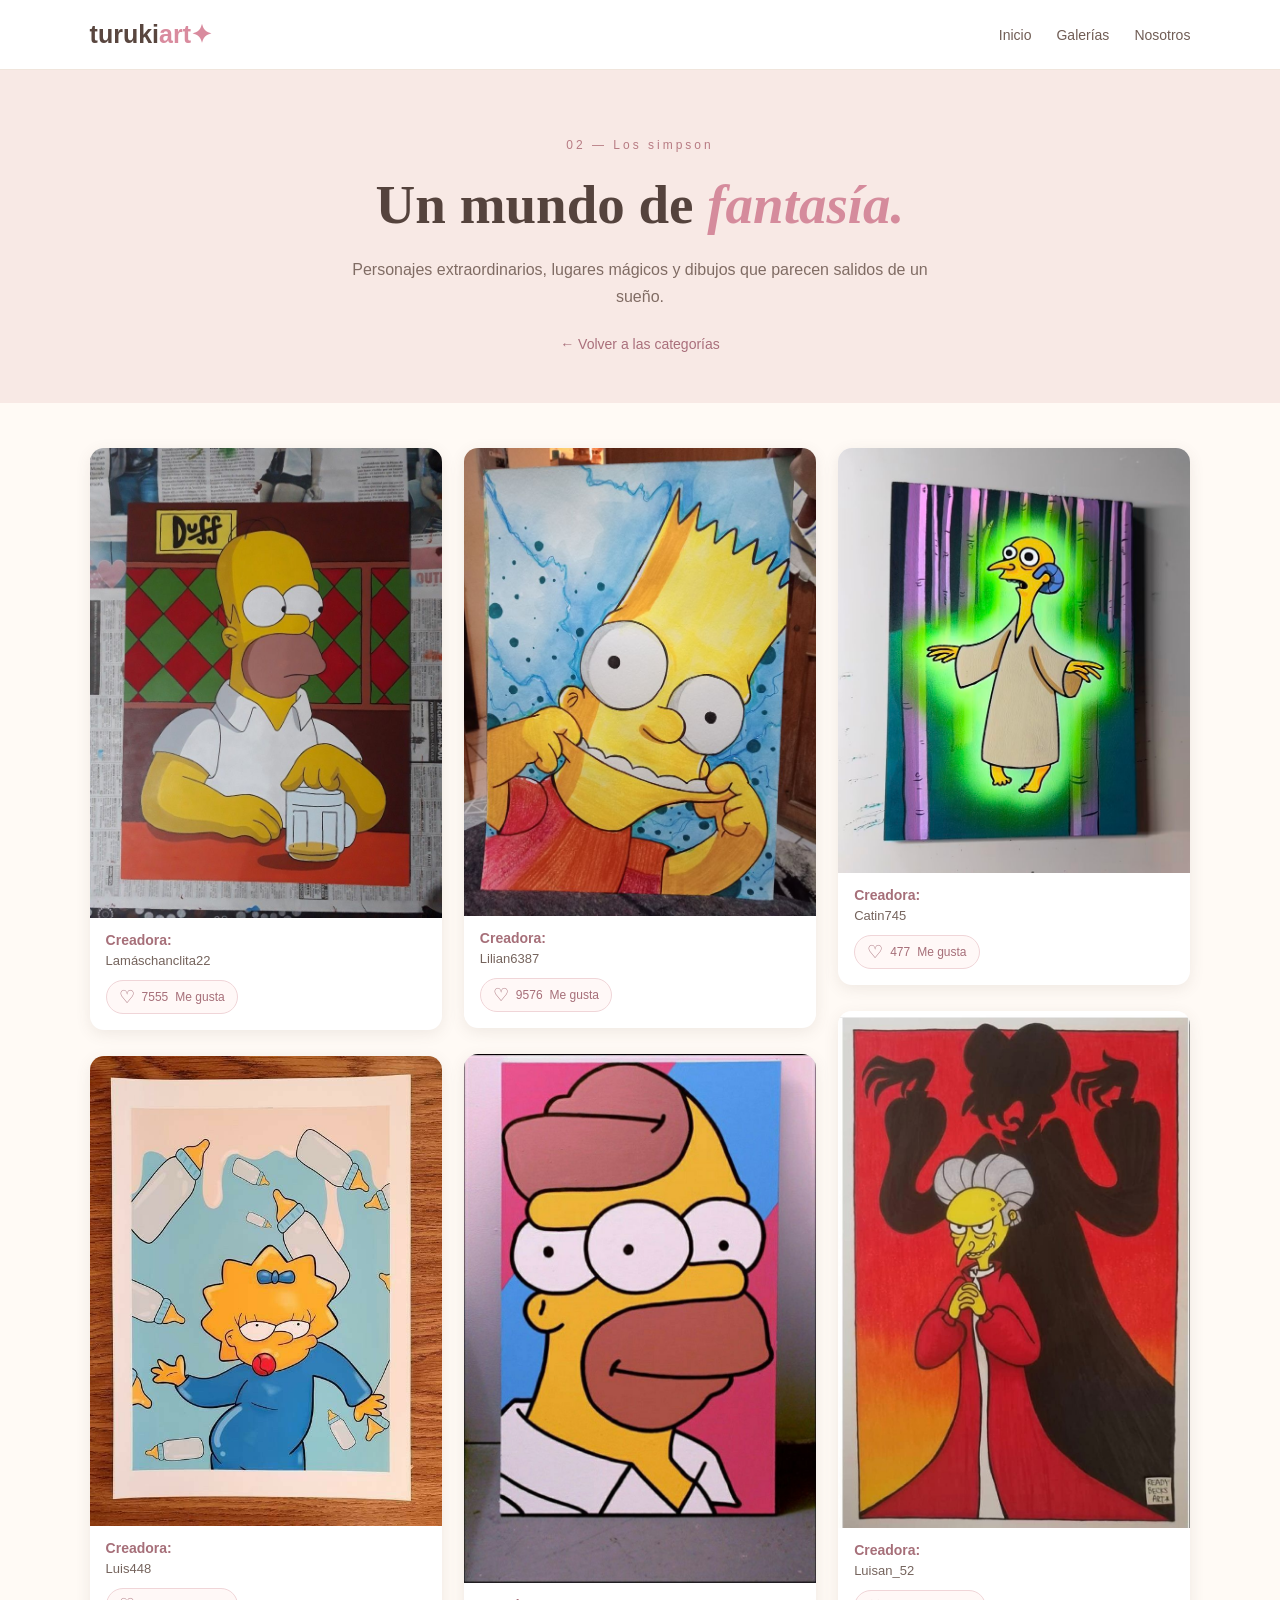
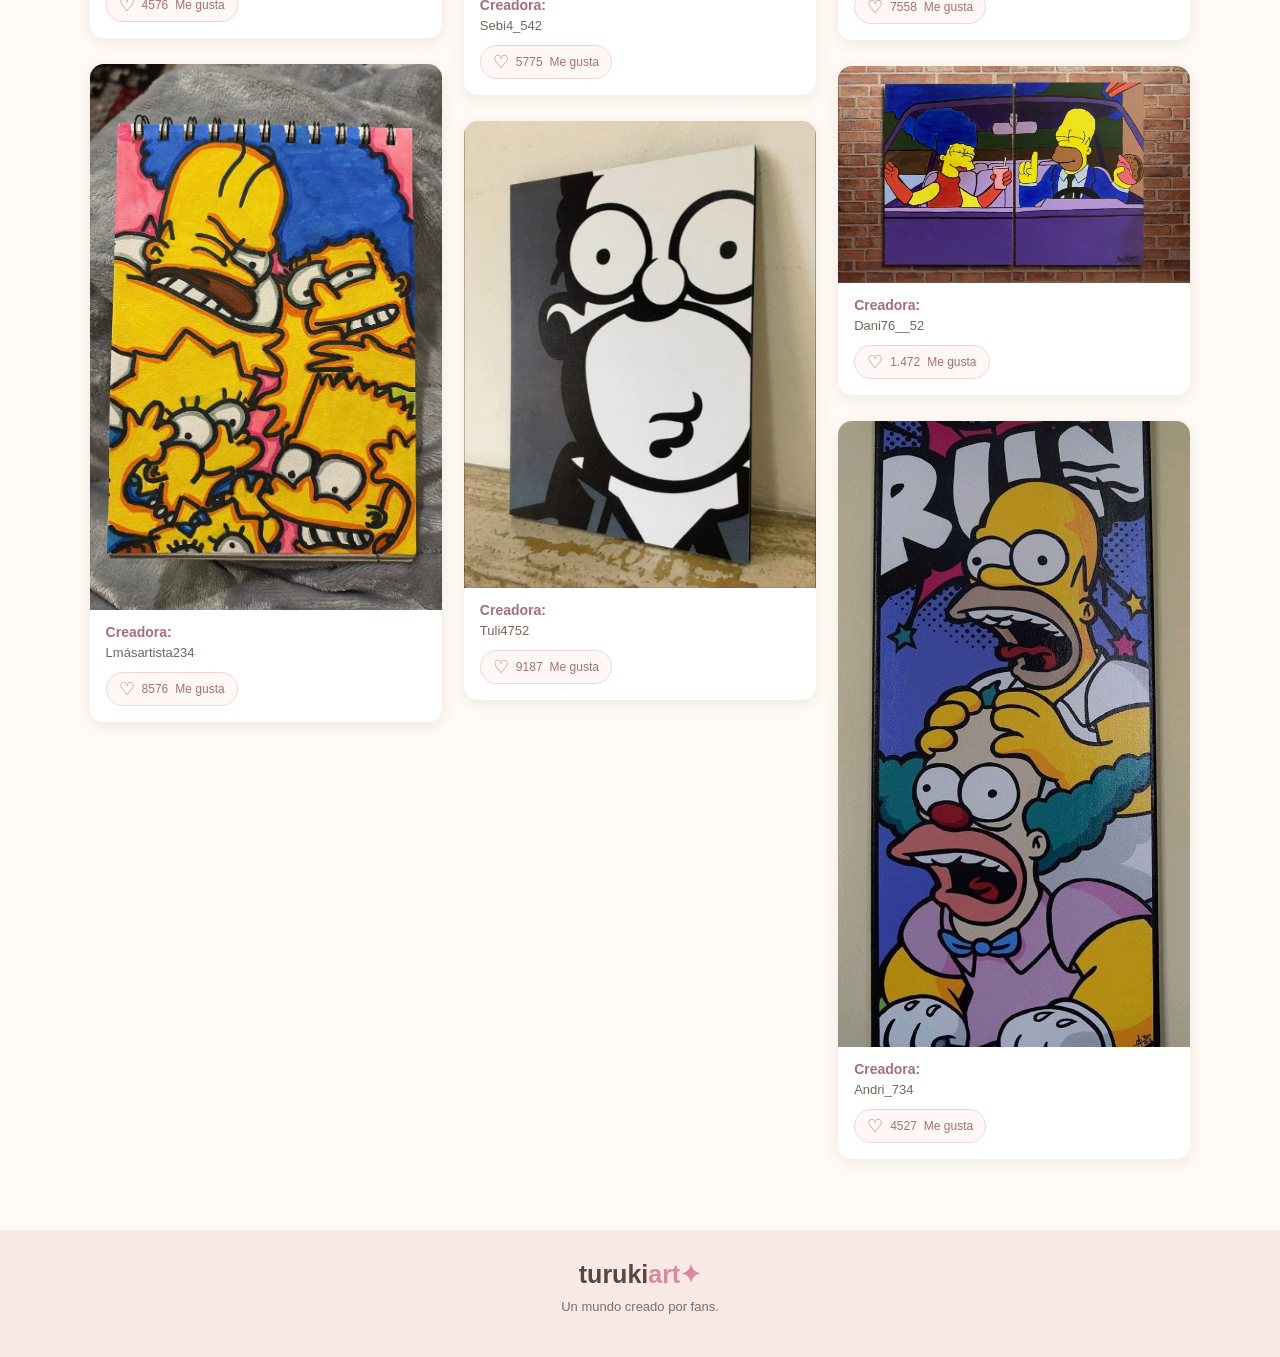
<file: trabajo final/simpson.html>
<!DOCTYPE html>
<html lang="es">
<head>
    <meta charset="UTF-8">
    <meta name="viewport" content="width=device-width, initial-scale=1.0">
    <title>Los simpson | TurukiArt</title>
    <link rel="stylesheet" href="styli.css">
</head>

<body>

<header class="navbar">
    <a href="index.html" class="logo">turuki<span>art✦</span></a>

    <nav>
        <a href="index.html">Inicio</a>
        <a href="index.html#galerias">Galerías</a>
        <a href="index.html#sobre">Nosotros</a>
    </nav>
</header>

<main>

    <section class="gallery-hero">
        <span class="tag">02 — Los simpson</span>
        <h1>Un mundo de <span>fantasía.</span></h1>
        <p>Personajes extraordinarios, lugares mágicos y dibujos que parecen salidos de un sueño.</p>
        <a class="back-link" href="index.html#galerias">← Volver a las categorías</a>
    </section>

    <section class="section">

        <div class="gallery-grid">

            <article class="art-item">
                <img src="img/simpson1.jpg" alt="Dibujo de los simpson">
                <div class="art-caption">
                    <h2>Creadora:</h2>
                    <p>Lamáschanclita22</p>
                    <button class="like-button" type="button" aria-pressed="false">
                        <span class="heart">♡</span>
                        <span class="like-count">7555</span>
                        <span>Me gusta</span>
                    </button>
                </div>
            </article>

            <article class="art-item">
                <img src="img/simpson2.jpg" alt="Dibujo de los simpson">
                <div class="art-caption">
                    <h2>Creadora:</h2>
                    <p>Luis448</p>
                    <button class="like-button" type="button" aria-pressed="false">
                        <span class="heart">♡</span>
                        <span class="like-count">4576</span>
                        <span>Me gusta</span>
                    </button>
                </div>
            </article>

            <article class="art-item">
                <img src="img/simpson4.jpg" alt="Dibujo de los simpson">
                <div class="art-caption">
                    <h2>Creadora:</h2>
                    <p>Lmásartista234</p>
                    <button class="like-button" type="button" aria-pressed="false">
                        <span class="heart">♡</span>
                        <span class="like-count">8576</span>
                        <span>Me gusta</span>
                    </button>
                </div>
            </article>

            <article class="art-item">
                <img src="img/simpson3.jpg" alt="Dibujo de los simpson">
                <div class="art-caption">
                    <h2>Creadora:</h2>
                    <p>Lilian6387</p>
                    <button class="like-button" type="button" aria-pressed="false">
                        <span class="heart">♡</span>
                        <span class="like-count">9576</span>
                        <span>Me gusta</span>
                    </button>
                </div>
            </article>

            <article class="art-item">
                <img src="img/simpson6.jpg" alt="Dibujo de los simpson">
                <div class="art-caption">
                    <h2>Creadora:</h2>
                    <p>Sebi4_542</p>
                    <button class="like-button" type="button" aria-pressed="false">
                        <span class="heart">♡</span>
                        <span class="like-count">5775</span>
                        <span>Me gusta</span>
                    </button>
                </div>
            </article>

            <article class="art-item">
                <img src="img/simpson5.jpg" alt="Dibujo de los simpson">
                <div class="art-caption">
                    <h2>Creadora:</h2>
                    <p>Tuli4752</p>
                    <button class="like-button" type="button" aria-pressed="false">
                        <span class="heart">♡</span>
                        <span class="like-count">9187</span>
                        <span>Me gusta</span>
                    </button>
                </div>
            </article>

            <article class="art-item">
                <img src="img/simpson7.jpg" alt="Dibujo de los simpson">
                <div class="art-caption">
                    <h2>Creadora:</h2>
                    <p>Catin745</p>
                    <button class="like-button" type="button" aria-pressed="false">
                        <span class="heart">♡</span>
                        <span class="like-count">477</span>
                        <span>Me gusta</span>
                    </button>
                </div>
            </article>

            <article class="art-item">
                <img src="img/simpson8.jpg" alt="Dibujo de los simpson">
                <div class="art-caption">
                    <h2>Creadora:</h2>
                    <p>Luisan_52</p>
                    <button class="like-button" type="button" aria-pressed="false">
                        <span class="heart">♡</span>
                        <span class="like-count">7558</span>
                        <span>Me gusta</span>
                    </button>
                </div>
            </article>

            <article class="art-item">
                <img src="img/simpson9.jpg" alt="Dibujo de los simpson">
                <div class="art-caption">
                    <h2>Creadora:</h2>
                    <p>Dani76__52</p>
                    <button class="like-button" type="button" aria-pressed="false">
                        <span class="heart">♡</span>
                        <span class="like-count">1.472</span>
                        <span>Me gusta</span>
                    </button>
                </div>
            </article>

            <article class="art-item">
                <img src="img/simpson10.jpg" alt="Dibujo de los simpson">
                <div class="art-caption">
                    <h2>Creadora:</h2>
                    <p>Andri_734</p>
                    <button class="like-button" type="button" aria-pressed="false">
                        <span class="heart">♡</span>
                        <span class="like-count">4527</span>
                        <span>Me gusta</span>
                    </button>
                </div>
            </article>

        </div>
    </section>

</main>

<footer>
    <a href="index.html" class="logo">turuki<span>art✦</span></a>
    <p>Un mundo creado por fans.</p>
</footer>

<script>
    document.querySelectorAll(".like-button").forEach(function(button) {
        button.addEventListener("click", function() {
            const liked = button.getAttribute("aria-pressed") === "true";
            const heart = button.querySelector(".heart");
            const count = button.querySelector(".like-count");

            button.setAttribute("aria-pressed", !liked);
            heart.textContent = liked ? "♡" : "♥";
            count.textContent = liked ? "456" : "457";
            button.classList.toggle("liked", !liked);
        });
    });
</script>

</body>
</html>
</file>
<file: trabajo final/style.css>
@import url('https://fonts.googleapis.com/css2?family=DM+Sans:wght@400;500;600;700&family=Playfair+Display:wght@600;700&display=swap');

/* GENERAL */
* {
    margin: 0;
    padding: 0;
    box-sizing: border-box;
}

html {
    scroll-behavior: smooth;
}

body {
    background: #fffdf9;
    color: #403b39;
    font-family: 'DM Sans', sans-serif;
}

img {
    display: block;
    max-width: 100%;
}

a {
    text-decoration: none;
}

/* ENCABEZADO */
.site-header {
    height: 80px;
    padding: 0 7%;
    display: flex;
    align-items: center;
    justify-content: space-between;
    background: #fff;
    border-bottom: 1px solid #f1ece7;
    position: sticky;
    top: 0;
    z-index: 100;
}

.logo {
    font-family: 'Playfair Display', serif;
    font-size: 29px;
    font-weight: bold;
    color: #d77e88;
}

.logo span {
    color: #b68b9d;
}

.logo b {
    color: #e79ba5;
}

.site-header nav {
    display: flex;
    gap: 35px;
}

.site-header nav a {
    color: #625b58;
    font-size: 14px;
    transition: .3s;
}

.site-header nav a:hover {
    color: #d77e88;
}

/* PORTADA */
.cover {
    min-height: 550px;
    padding: 65px 8%;
    background: #fff5ef;
    display: grid;
    grid-template-columns: 1fr 1fr;
    align-items: center;
    gap: 45px;
    position: relative;
    overflow: hidden;
}

.cover-text {
    max-width: 500px;
    z-index: 2;
}

.handwritten {
    color: #d77e88;
    font-size: 16px;
    margin-bottom: 15px;
}

.cover h1 {
    font-family: 'Playfair Display', serif;
    font-size: clamp(40px, 5vw, 62px);
    line-height: 1.15;
    color: #514647;
    margin-bottom: 20px;
}

.cover h1 span {
    color: #d77e88;
}

.intro {
    color: #82736e;
    font-size: 15px;
    line-height: 1.9;
    margin-bottom: 25px;
}

.paper-button {
    display: inline-block;
    background: #d77e88;
    color: white;
    padding: 13px 25px;
    border-radius: 25px;
    font-size: 14px;
    transition: .3s;
}

.paper-button:hover {
    background: #bd6876;
    transform: translateY(-3px);
}

.little-note {
    margin-top: 20px;
    font-size: 13px;
    color: #a18c83;
}

/* COLLAGE DE PORTADA */
.cover-collage {
    position: relative;
    height: 440px;
    width: 100%;
}

.cover-photo {
    position: absolute;
    top: 55px;
    left: 27%;
    width: 245px;
    padding: 8px;
    background: white;
    border-radius: 13px;
    transform: rotate(-4deg);
    box-shadow: 0 8px 25px #66534a20;
    z-index: 3;
}

.cover-photo img {
    width: 100%;
    height: 290px;
    object-fit: cover;
    border-radius: 8px;
}

.cover-photo figcaption {
    text-align: center;
    padding: 12px;
    color: #bd7c87;
    font-size: 14px;
}

.cover-collage::before,
.cover-collage::after {
    content: "";
    position: absolute;
    background-size: cover;
    background-position: center;
    background-color: white;
    border: 8px solid white;
    border-radius: 12px;
    box-shadow: 0 8px 25px #66534a20;
}

.cover-collage::before {
    width: 155px;
    height: 205px;
    top: 10px;
    left: 0;
    background-image: url("img/avatar1.jpg");
    transform: rotate(8deg);
    z-index: 2;
}

.cover-collage::after {
    width: 155px;
    height: 205px;
    bottom: 5px;
    right: 0;
    background-image: url("img/simpson1.jpg");
    transform: rotate(7deg);
    z-index: 4;
}

.sticker {
    position: absolute;
    padding: 17px;
    border-radius: 50%;
    font-size: 12px;
    text-align: center;
    z-index: 5;
}

.sticker-pink {
    top: 5px;
    right: 5%;
    background: #f6d5dd;
    color: #a45e72;
}

.sticker-lilac {
    bottom: 10px;
    left: 3%;
    background: #e8def5;
    color: #806d9c;
}

.doodle {
    position: absolute;
    color: #d88c98;
    font-size: 30px;
}

.doodle-heart {
    top: 25px;
    left: 4%;
}

.doodle-star {
    bottom: 20px;
    left: 45%;
}

.tape {
    display: none;
}

.scribble {
    position: absolute;
    bottom: 0;
    right: 10%;
    font-size: 40px;
    color: #d77e88;
}

/* TÍTULO DE GALERÍA */
.gallery-section {
    padding: 70px 6%;
}

.section-heading {
    text-align: center;
    margin-bottom: 40px;
}

.section-heading h2 {
    font-family: 'Playfair Display', serif;
    color: #554849;
    font-size: 36px;
    margin: 12px 0;
}

.section-heading h2 span {
    color: #d77e88;
}

.section-heading > p:last-child {
    color: #91827c;
    font-size: 14px;
}

/* GALERÍA ESTILO PINTEREST */
.scrapbook-grid {
    columns: 4 220px;
    column-gap: 22px;
    max-width: 1450px;
    margin: auto;
}

.scrap-card {
    display: inline-block;
    width: 100%;
    margin-bottom: 24px;
    position: relative;
    background: white;
    border-radius: 16px;
    overflow: hidden;
    box-shadow: 0 3px 15px #68584b12;
    break-inside: avoid;
    color: #514647;
    transition: .3s;
}

.scrap-card:hover {
    transform: translateY(-5px);
    box-shadow: 0 12px 28px #68584b25;
}

.scrap-card img {
    width: 100%;
    height: auto;
    min-height: 180px;
    max-height: 370px;
    object-fit: cover;
    border-radius: 16px;
    transition: .4s;
}

.scrap-card:hover img {
    filter: brightness(.94);
}

.paper-label {
    display: inline-block;
    background: #f9e8df;
    color: #a47773;
    padding: 7px 12px;
    border-radius: 20px;
    font-size: 11px;
    margin: 14px 12px 0;
}

.scrap-title {
    display: block;
    padding: 10px 14px 3px;
    font-family: 'Playfair Display', serif;
    font-size: 20px;
    font-weight: bold;
}

.scrap-subtitle {
    display: block;
    padding: 0 14px 16px;
    font-size: 12px;
    color: #968681;
    line-height: 1.6;
}

/* ELIMINAR INCLINACIONES DEL SCRAPBOOK */
.rotate-left,
.rotate-right {
    transform: none;
}

/* SOBRE EL PROYECTO */
.about-section {
    padding: 80px 8%;
    background: #fff5ef;
    display: flex;
    justify-content: center;
    align-items: center;
    gap: 50px;
}

.about-paper {
    max-width: 680px;
    background: white;
    padding: 45px;
    border-radius: 20px;
    box-shadow: 0 5px 25px #66534a12;
}

.about-paper h2 {
    font-family: 'Playfair Display', serif;
    font-size: 35px;
    margin: 15px 0;
    color: #554849;
}

.about-paper h2 span {
    color: #d77e88;
}

.about-paper > p:not(.handwritten):not(.signature) {
    font-size: 15px;
    color: #82736e;
    line-height: 2;
}

.signature {
    text-align: right;
    color: #d77e88;
    margin-top: 20px;
}

.about-doodle {
    color: #d88c98;
    font-size: 42px;
    line-height: 1.7;
}

/* FINAL */
.end-note {
    text-align: center;
    padding: 75px 20px;
}

.end-note h2 {
    font-family: 'Playfair Display', serif;
    font-size: 38px;
    color: #554849;
    margin: 12px 0 25px;
}

.end-note h2 span {
    color: #d77e88;
}

/* PIE DE PÁGINA */
.site-footer {
    padding: 35px;
    text-align: center;
    background: #f8ece5;
    color: #8b7770;
}

.site-footer .logo {
    display: inline-block;
    margin-bottom: 12px;
}

.site-footer p {
    font-size: 13px;
    margin-top: 7px;
}

/* TABLETS */
@media (max-width: 900px) {
    .cover {
        padding: 50px 5%;
        gap: 20px;
    }

    .scrapbook-grid {
        columns: 3 190px;
    }

    .cover-photo {
        left: 23%;
        width: 205px;
    }

    .cover-photo img {
        height: 250px;
    }
}

/* CELULARES */
@media (max-width: 600px) {
    .site-header {
        height: auto;
        padding: 18px;
        flex-direction: column;
        gap: 18px;
    }

    .site-header nav {
        gap: 18px;
    }

    .site-header nav a {
        font-size: 12px;
    }

    .cover {
        grid-template-columns: 1fr;
        text-align: center;
        padding: 50px 7%;
    }

    .cover-text {
        margin: auto;
    }

    .cover h1 {
        font-size: 43px;
    }

    .cover-collage {
        height: 370px;
        max-width: 380px;
        margin: auto;
    }

    .cover-photo {
        width: 175px;
        left: 25%;
        top: 55px;
    }

    .cover-photo img {
        height: 215px;
    }

    .cover-collage::before {
        width: 110px;
        height: 150px;
    }

    .cover-collage::after {
        width: 110px;
        height: 150px;
    }

    .gallery-section {
        padding: 50px 5%;
    }

    .scrapbook-grid {
        columns: 2 140px;
        column-gap: 12px;
    }

    .scrap-card {
        margin-bottom: 14px;
    }

    .scrap-title {
        font-size: 16px;
    }

    .scrap-subtitle {
        font-size: 11px;
    }

    .about-section {
        padding: 45px 6%;
    }

    .about-paper {
        padding: 30px 22px;
    }

    .about-doodle {
        display: none;
    }

    .end-note h2 {
        font-size: 29px;
    }
}
</file>
<file: trabajo final/styli.css>
/* =====================================
   TURUKIART — GALERÍA AVATAR
   Estilo scrapbook y Pinterest
===================================== */

* {
    box-sizing: border-box;
}

body {
    margin: 0;
    background: #fffaf5;
    color: #51443f;
    font-family: Arial, sans-serif;
}

/* NAVEGACIÓN */

.navbar {
    display: flex;
    justify-content: space-between;
    align-items: center;
    padding: 20px 7%;
    background: #fff;
    border-bottom: 1px solid #f0e5dc;
}

.logo {
    color: #59463f;
    font-size: 25px;
    font-weight: bold;
    text-decoration: none;
}

.logo span {
    color: #d98b9e;
}

.navbar nav {
    display: flex;
    gap: 25px;
}

.navbar nav a {
    color: #705d55;
    text-decoration: none;
    font-size: 14px;
}

.navbar nav a:hover {
    color: #d98b9e;
}

/* ENCABEZADO */

.gallery-hero {
    padding: 65px 8% 50px;
    text-align: center;
    background: #f8e9e5;
}

.gallery-hero .tag {
    color: #b77b83;
    font-size: 12px;
    letter-spacing: 3px;
}

.gallery-hero h1 {
    color: #55433d;
    font-family: Georgia, serif;
    font-size: clamp(35px, 5vw, 55px);
    margin: 20px 0;
}

.gallery-hero h1 span {
    color: #d58b9c;
    font-style: italic;
}

.gallery-hero p {
    max-width: 600px;
    margin: 0 auto 25px;
    color: #806c64;
    line-height: 1.7;
}

.back-link {
    color: #a96f7b;
    text-decoration: none;
    font-size: 14px;
}

/* GALERÍA */

.section {
    padding: 45px 7%;
}

.gallery-grid {
    columns: 3 220px;
    column-gap: 22px;
    width: 100%;
}

.art-item {
    display: inline-block;
    width: 100%;
    margin: 0 0 22px;
    background: #fff;
    border-radius: 14px;
    overflow: hidden;
    break-inside: avoid;
    box-shadow: 0 4px 15px rgba(100, 75, 65, .10);
    transition: transform .25s, box-shadow .25s;
}

.art-item:hover {
    transform: translateY(-4px);
    box-shadow: 0 8px 20px rgba(100, 75, 65, .15);
}

/* IMÁGENES */

.art-item img {
    display: block;
    width: 100%;
    height: auto;
    object-fit: contain;
}

/* INFORMACIÓN */

.art-caption {
    padding: 14px 16px 16px;
}

.art-caption h2 {
    color: #a66f79;
    font-size: 14px;
    margin: 0 0 5px;
}

.art-caption p {
    color: #75645d;
    font-size: 13px;
    margin: 0 0 12px;
}

/* BOTÓN ME GUSTA */

.like-button {
    display: inline-flex;
    align-items: center;
    gap: 7px;
    padding: 7px 12px;
    border: 1px solid #f0d5d8;
    border-radius: 20px;
    background: #fff8f7;
    color: #a66f79;
    font-size: 12px;
    cursor: pointer;
    transition: .2s;
}

.like-button:hover {
    background: #fbe9eb;
}

.like-button .heart {
    font-size: 18px;
    line-height: 1;
}

.like-button.liked {
    background: #f9e1e5;
    color: #c75f78;
    border-color: #e9b9c4;
}

/* PIE DE PÁGINA */

footer {
    padding: 30px 7%;
    text-align: center;
    background: #f8e9e5;
}

footer p {
    color: #806c64;
    font-size: 13px;
    margin-top: 10px;
}

/* TABLET */

@media (max-width: 850px) {
    .gallery-grid {
        columns: 2 200px;
    }
}

/* CELULAR */

@media (max-width: 550px) {
    .navbar {
        flex-direction: column;
        gap: 17px;
    }

    .navbar nav {
        gap: 15px;
    }

    .gallery-hero {
        padding: 45px 6%;
    }

    .section {
        padding: 30px 5%;
    }

    .gallery-grid {
        columns: 2 130px;
        column-gap: 12px;
    }

    .art-item {
        margin-bottom: 14px;
    }
}
</file>
